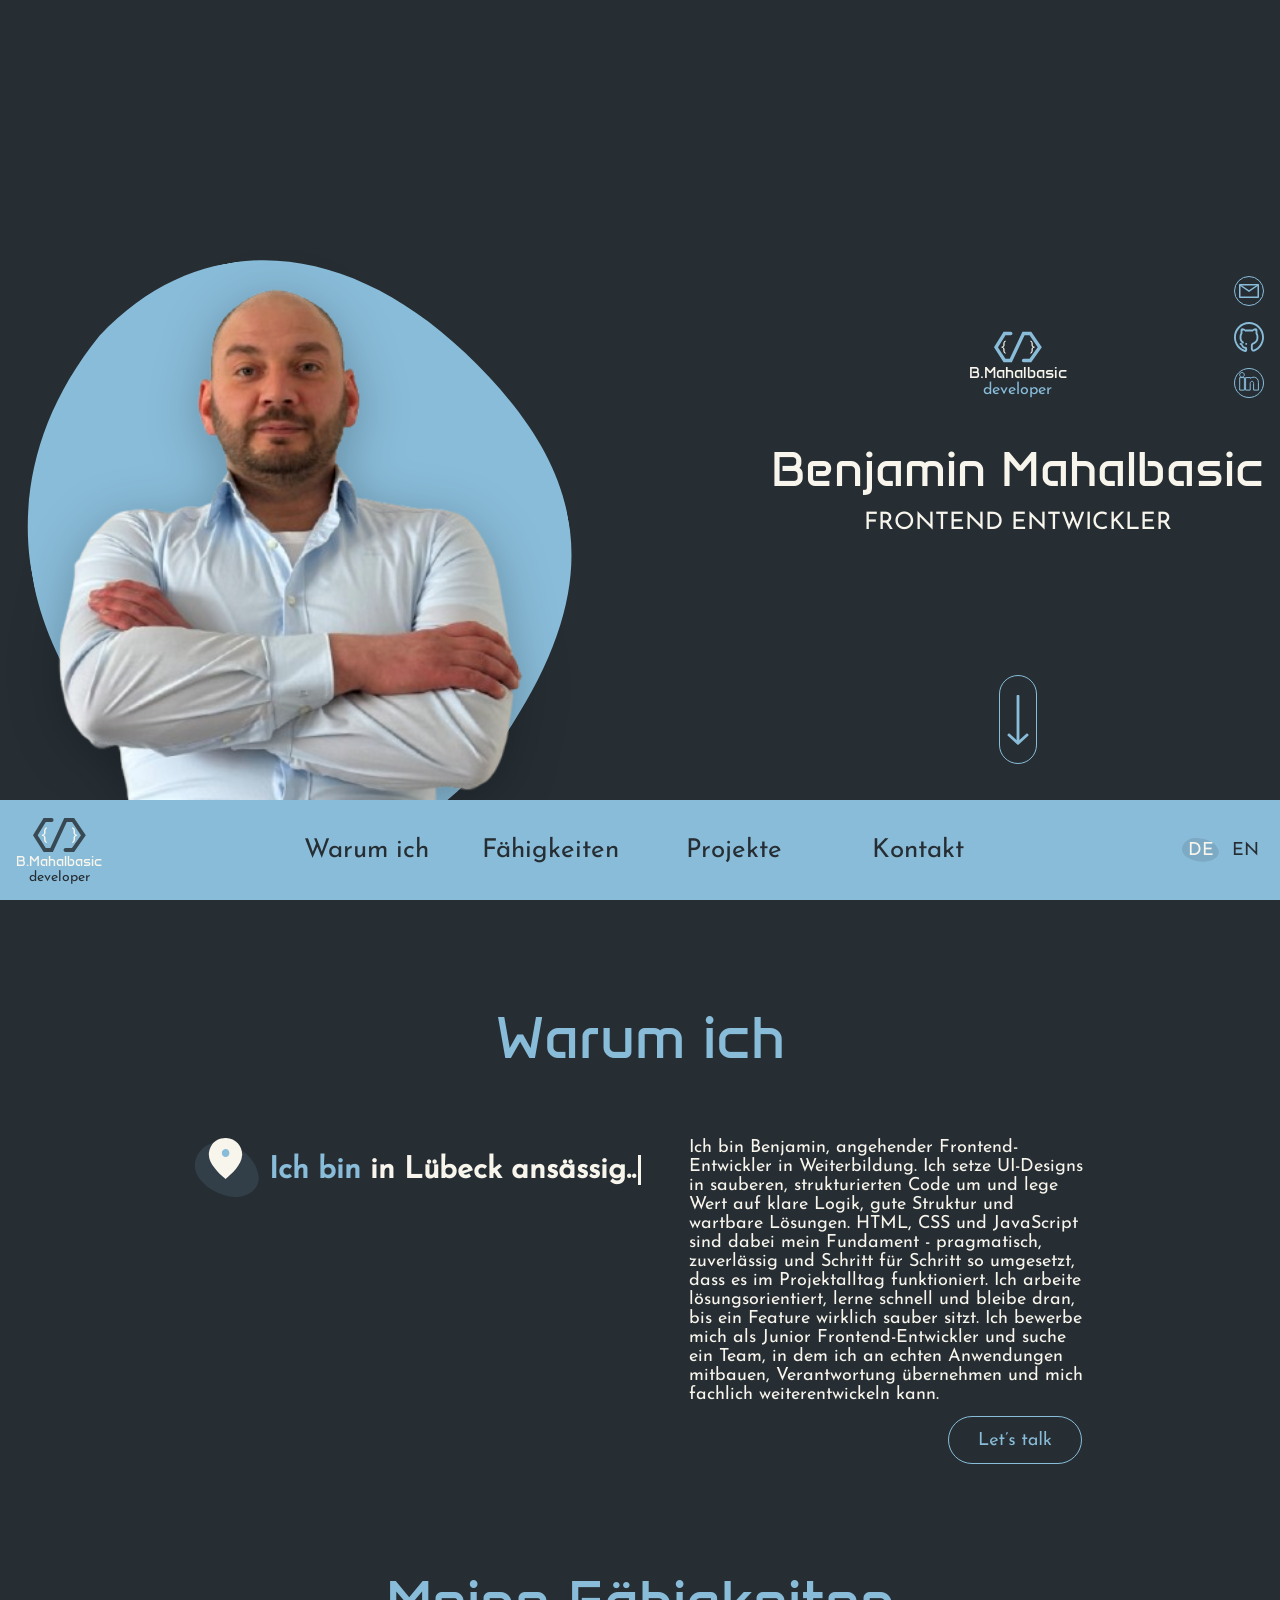
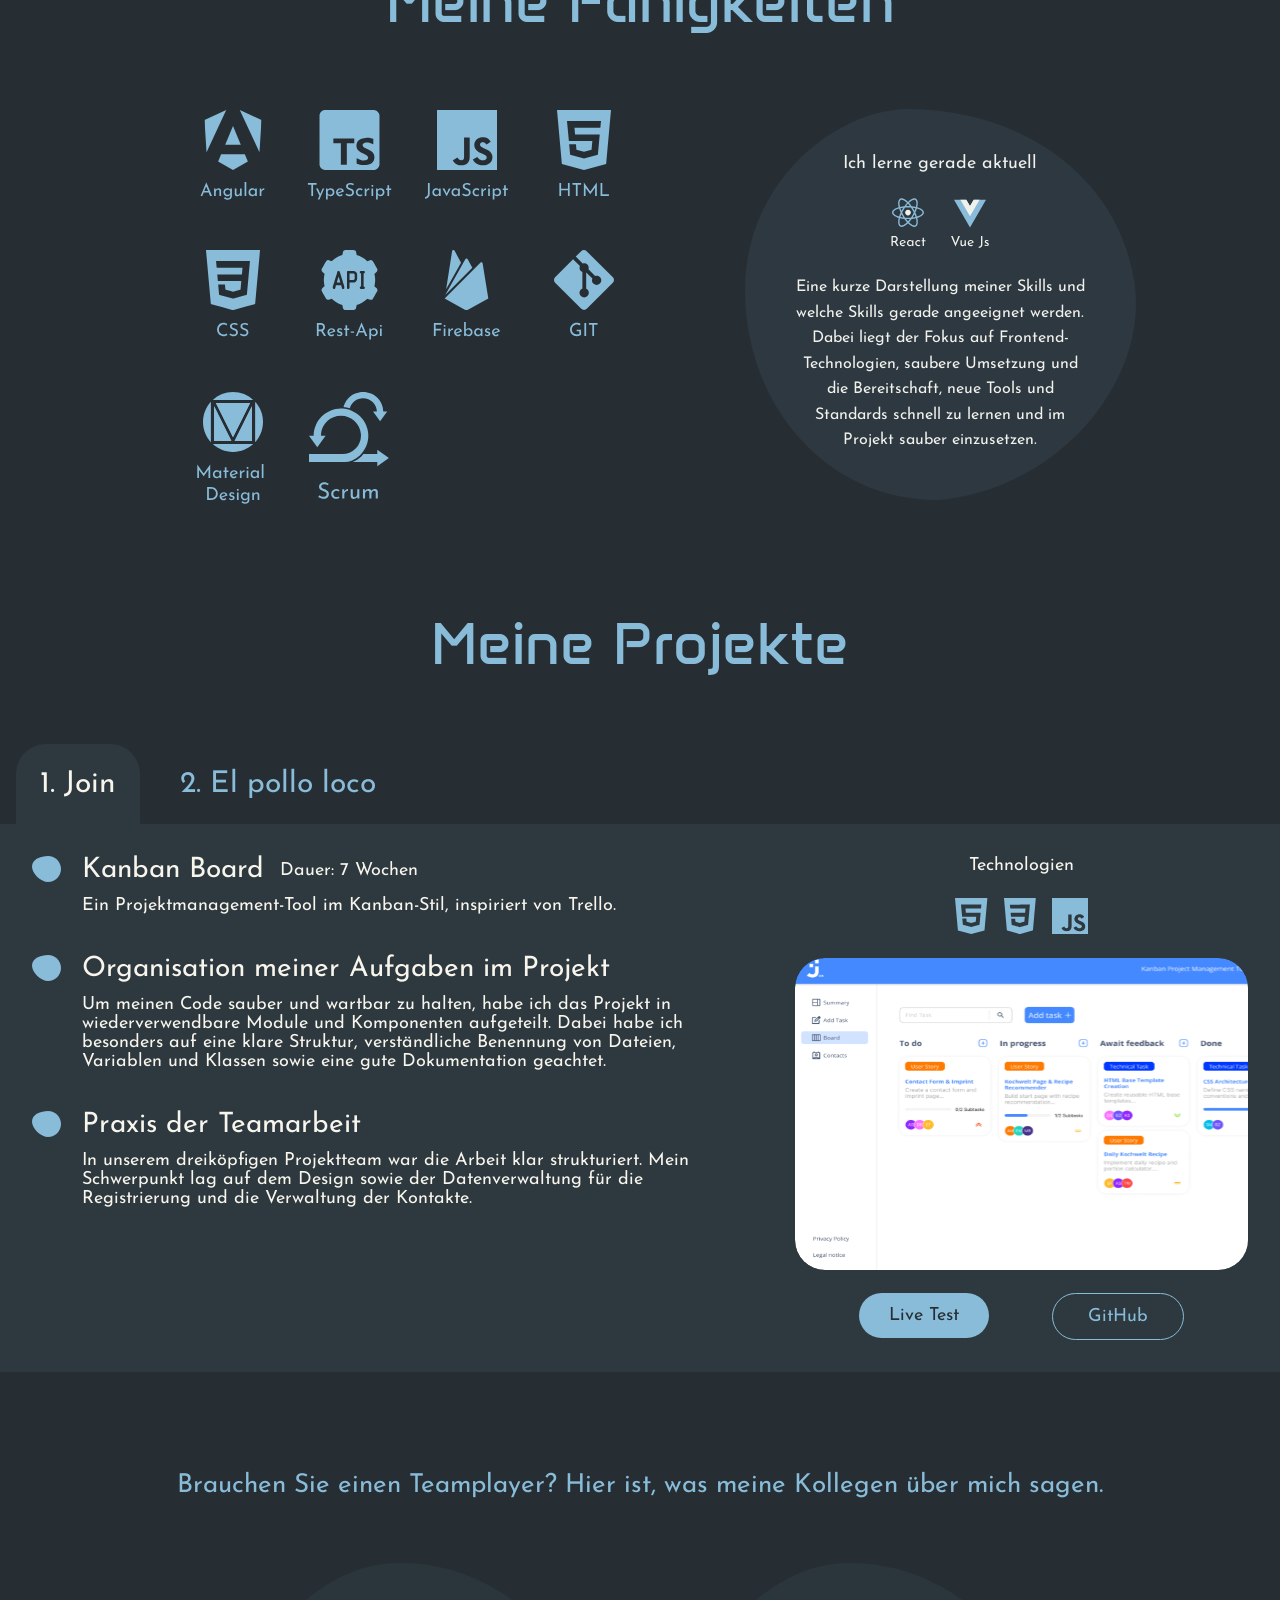
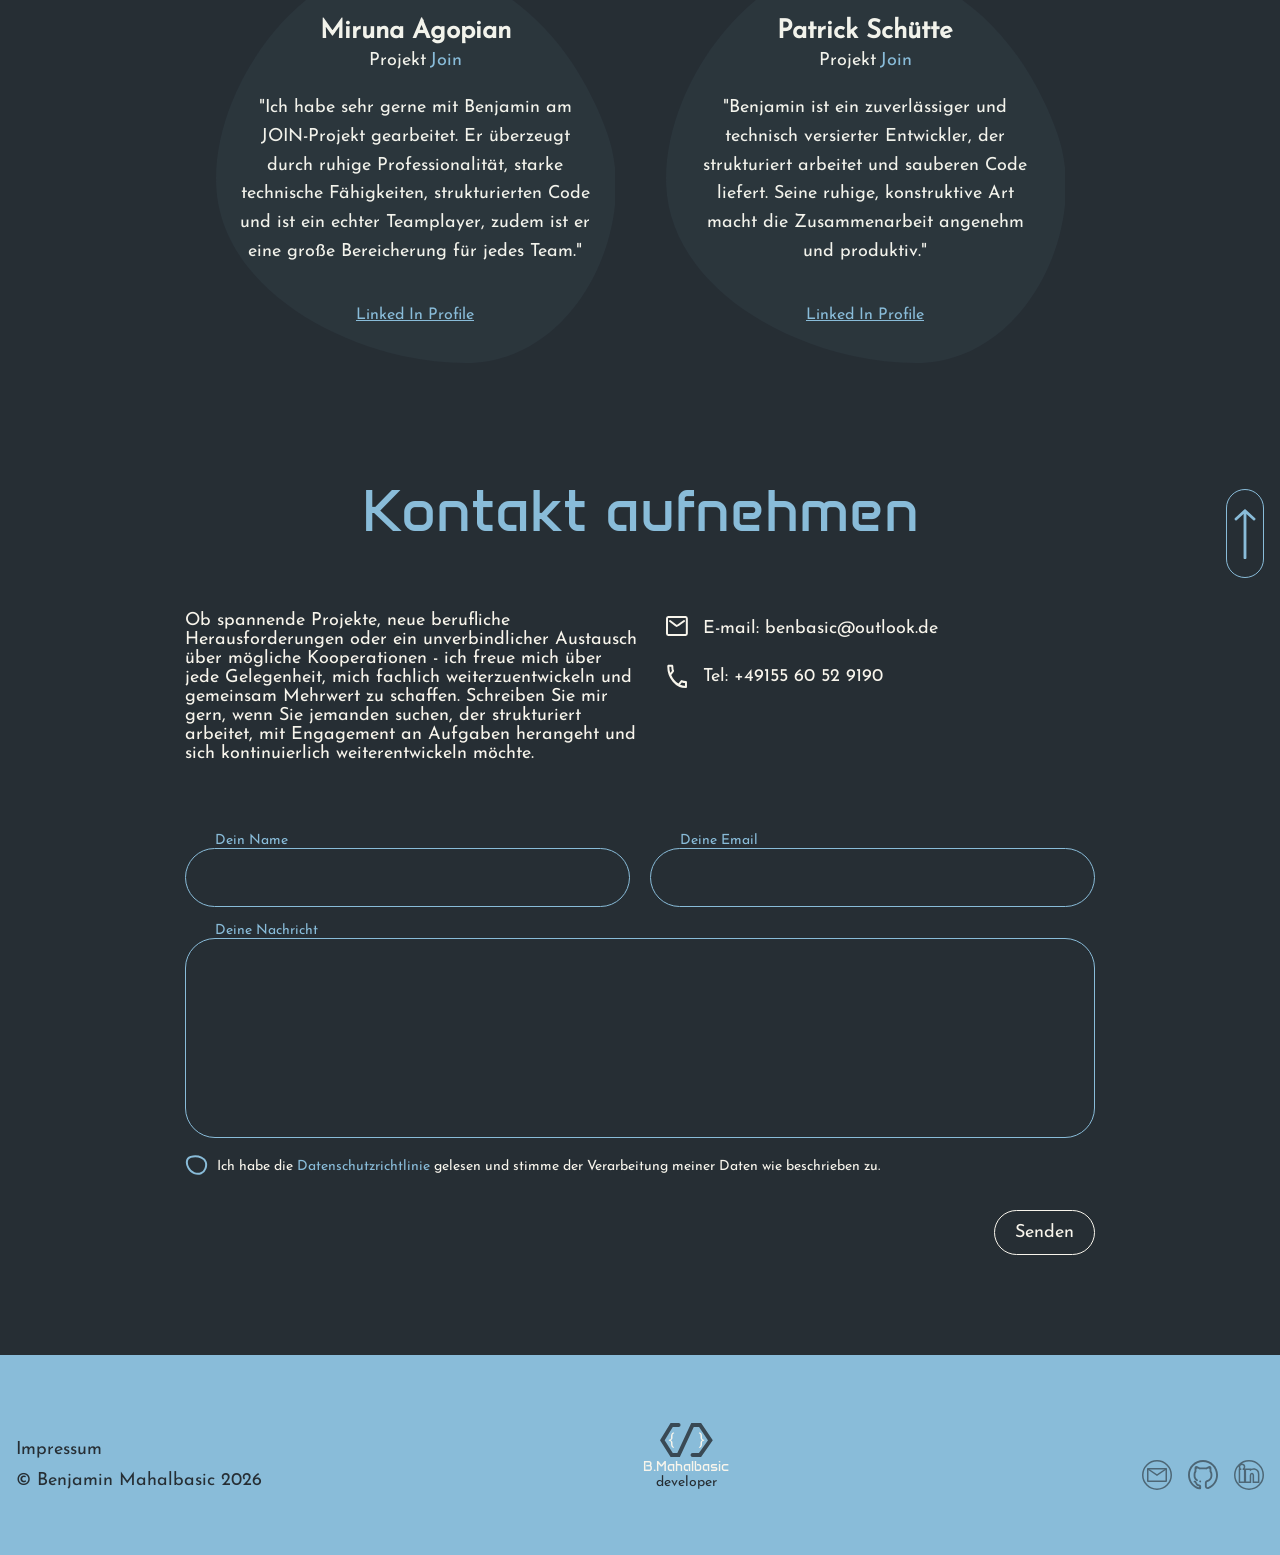
<file: index.html>
<!DOCTYPE html>
<html lang="de">
<head>
    <meta charset="UTF-8">
    <meta name="viewport" content="width=device-width, initial-scale=1.0">
    <title>Benjamin Mahalbasic</title>

    <link rel="shortcut icon" href="./assets/icons/Logo icon.svg" type="image/x-icon">
    <link rel="stylesheet" href="./styles/fonts.css">
    <link rel="stylesheet" href="./style.css">
    <link rel="stylesheet" href="./styles/nav.css">
    <link rel="stylesheet" href="./styles/presentation.css">
    <link rel="stylesheet" href="./styles/projects.css">
    <link rel="stylesheet" href="./styles/colleagues.css">
    <link rel="stylesheet" href="./styles/contact.css">
    <link rel="stylesheet" href="./styles/dialog.css">
    <script src="./scripts/dialog.js"></script>
    <script src="./scripts/projectsObj.js"></script>
    <script src="./scripts/templates.js"></script>
    <script src="./scripts/mobileTemplates.js"></script>
    <script src="./scripts/projects.js" defer></script>
    <script src="./scripts/contact.js"></script>
    <script src="./scripts/sendForm.js"></script>
    <script src="./scripts/errorLanguage.js"></script>
    <script src="./scripts/language.js"></script>
    <script src="./script.js"></script>
</head>
<body onload="init()" onclick="closeNavOverlay()">
    <main>
        <dialog id="form_dialog" class="form-dialog">
            <div class="dialog-container">
                <span id="dialog_message" class="dialog-message"></span>
            </div>
        </dialog>
        <header id="header_mobile" class="header-mobile">
            <div class="header-frame">
                <div class="logo-main-box">
                    <img class="main-logo" src="./assets/icons/mobile/logo_mobile.svg" alt="logo icon">
                    <span class="main-name">B.Mahalbasic</span>
                    <span class="job-name">developer</span>
                </div>
                <div class="burger-menu" onclick="toggleMobileNav(event)">
                    <img id="mobile_nav_btn" src="./assets/icons/mobile/burger_button.svg" alt="navbar button as burger icon">
                </div>
            </div>
        </header>
        <section id="hero_section" class="hero-section">
            <div class="hero-container">
                <div class="hero-content">
                    <div class="portrait-frame">
                        <img class="person-image" src="./assets/img/me_11.png" alt="picture of me">
                        <img class="portrait-bg-image" src="./assets/img/shape.svg">
                    </div>
                    <div class="portrait-frame-mobile">
                        <div class="portrait-mobile-container">
                            <img class="person-image-mobile" src="./assets/img/me_11.png" alt="picture of me">
                            <img class="portrait-bg-mobile" src="./assets/icons/mobile/shape_hero_mobile.svg" alt="background image as shape">
                            <div id="nav_mobile" class="nav-mobile-container invisible">
                                <div class="nav-mobile" onclick="stopEventBubbling(event)">
                                    <div class="mobile-link-container">
                                        <a id="link_why_me_mobile" class="mobile-link" href="#why_me_section" onclick="closeNavOverlay()">Warum ich</a>
                                        <a id="link_my_skills_mobile" class="mobile-link" href="#my_skills_section" onclick="closeNavOverlay()">Fähigkeiten</a>
                                        <a id="link_my_projects_mobile" class="mobile-link" href="#my_projects_section" onclick="closeNavOverlay()">Projekte</a>
                                        <a id="link_contact_me_mobile" class="mobile-link" href="#my_contact_section" onclick="closeNavOverlay()">Kontakt</a>
                                        <div class="mobile-language-container">
                                            <div id="german_mobile" class="mobile-language-box">
                                                <span id="german_span_mobile" class="mobile-language-span" onclick="loadLanguage('german', 'german_span')"
                                                onmouseover="onHoverLanguageDesign('german')" onmouseout="hoverOverLanguageDesign()">DE</span>
                                            </div>
                                            <div id="english_mobile" class="mobile-language-box">
                                                <span id="english_span_mobile" class="mobile-language-span" onclick="loadLanguage('english', 'english_span')"
                                                onmouseover="onHoverLanguageDesign('english')" onmouseout="hoverOverLanguageDesign()">EN</span>
                                            </div>
                                        </div>
                                    </div>
                                </div>
                            </div>
                        </div>
                    </div>
                    <div class="main-indication-container">
                        <div class="logo-container">
                            <div class="logo-main-frame">
                                <div class="logo-main-box" onmouseover="changeLogoBig()" onmouseout="changeLogoSmall()">
                                    <img id="main_logo" class="main-logo" src="./assets/icons/Logo icon.svg" alt="logo icon">
                                    <span class="main-name">B.Mahalbasic</span>
                                    <span class="job-name">developer</span>
                                </div>
                            </div>
                            <div class="main-link-frame">
                                <div class="main-link-container">
                                    <img id="mail_icon" class="link-icons" src="./assets/icons/Email button.svg" alt="e-mail button with letter icon"
                                     onmouseover="changeIcon('mail_icon', './assets/icons/mail hover.svg')" onmouseout="changeIcon('mail_icon', './assets/icons/Email button.svg')"
                                     onclick="scrollToSection('my_contact_section')">
                                    <img id="gitub_icon" class="link-icons" src="./assets/icons/Github button.svg" alt="github button with github icon"
                                     onmouseover="changeIcon('gitub_icon', './assets/icons/github hover.svg')" onmouseout="changeIcon('gitub_icon', './assets/icons/Github button.svg')"
                                     onclick="openWebsite('https://github.com/XbatzoX')">
                                    <img id="linkedin_icon" class="link-icons" src="./assets/icons/Linkedin button.svg" alt="linkedIn button with letter icon"
                                     onmouseover="changeIcon('linkedin_icon', './assets/icons/linkedin hover.svg')" onmouseout="changeIcon('linkedin_icon', './assets/icons/Linkedin button.svg')"
                                     onclick="openWebsite('https://www.linkedin.com/in/benjamin-mahalbasic/')">
                                </div>
                            </div>
                        </div>
                        <div class="person-description-container">
                            <span class="name-text">Benjamin Mahalbasic</span>
                            <span id="job_text" class="job-text"></span>
                        </div>
                        <div class="arrow-down-frame">
                            <div class="arrow-down-btn">
                                <img id="arrow_down_btn" src="./assets/icons/Arrow down.svg" alt="arrow down button with border"
                                 onmouseover="changeIcon('arrow_down_btn', './assets/icons/arrow down hover.svg')" onmouseout="changeIcon('arrow_down_btn', './assets/icons/Arrow down.svg')"
                                 onclick="scrollToSection('why_me_section')">
                            </div>
                        </div>
                    </div>
                </div>   
            </div>
        </section>
        <nav>
            <div class="nav-container">
                <div class="nav-logo" onclick="scrollToSection('hero_section')">
                    <img src="./assets/icons/Logo icon nav.svg" alt="main logo icon">
                    <span class="logo-nav-name">B.Mahalbasic</span>
                    <span class="logo-nav-text">developer</span>
                </div>
                <div class="nav-link-container">
                    <div id="why_me" class="link-bg">
                        <a id="link_why_me" class="nav-links" href="#why_me_section" onclick="onFocusDesign('why_me', 'link_why_me')"></a>
                    </div>
                    <div id="skills" class="link-bg">
                        <a id="link_skills" class="nav-links" href="#my_skills_section" onclick="onFocusDesign('skills', 'link_skills')"></a>
                    </div>
                    <div id="projects" class="link-bg">
                        <a id="link_projects" class="nav-links" href="#my_projects_section" onclick="onFocusDesign('projects', 'link_projects')"></a>
                    </div>
                    <div id="contact" class="link-bg">
                        <a id="link_contact" class="nav-links" href="#my_contact_section" onclick="onFocusDesign('contact', 'link_contact')"></a>
                    </div>
                </div>
                <div class="language-container">
                    <div id="german" class="language-bg">
                        <span id="german_span" class="language-box" onclick="loadLanguage('german', 'german_span')"
                        onmouseover="onHoverLanguageDesign('german')" onmouseout="hoverOverLanguageDesign()">DE</span>
                    </div>
                    <div id="english" class="language-bg">
                        <span id="english_span" class="language-box" onclick="loadLanguage('english', 'english_span')"
                        onmouseover="onHoverLanguageDesign('english')" onmouseout="hoverOverLanguageDesign()">EN</span>
                    </div>
                </div>
            </div>
        </nav>
        <section id="why_me_section" class="why-me-section animate-section">
            <div class="why-me-frame">
                <div class="why-me-container">
                    <span id="why_me_caption" class="main-line"></span>
                </div>
                <div class="description-container">
                    <div class="city-location-frame">
                        <div class="city-location-container">
                            <img id="location_img" src="./assets/icons/located_icon.svg" alt="location icon looks like a pin">
                            <img id="location_img_mobile" src="./assets/icons/mobile/pin_icon_mobile.svg" alt="location icon looks like a pin">
                            <span id="city_location_1" class="color-blue"></span>
                            <span id="city_location_2" class="color-cream"></span>
                            <div class="left-border"></div>
                        </div>
                    </div>
                    <div class="description-box">
                        <span id="description_text" class="description-text"></span>
                        <div class="lets-talk-ctrl-box">
                            <img id="lets_talk_btn" src="./assets/icons/Lets_talk_btn.svg" alt="image in form of a button"
                             onmouseover="changeIcon('lets_talk_btn', './assets/icons/Lets_talk_hover_btn.svg')" onmouseout="changeIcon('lets_talk_btn', 'assets/icons/Lets_talk_btn.svg')"
                             onclick="scrollToSection('my_contact_section')">
                        </div>
                    </div>
                </div>
            </div>
        </section>
        <section id="my_skills_section" class="my-skills-section animate-section">
            <div class="my-skills-frame">
                <div class="my-skills-container">
                    <span id="my_skills_caption" class="main-line"></span>
                </div>
                <div class="my-skills-content-container">
                    <div class="skill-icon-box">
                        <div class="icon-row">
                            <div class="icon-center">
                                <img src="./assets/icons/angular_skill_icon.svg" alt="Angular icon as skill info">
                            </div>
                            <div class="icon-center">
                                <img src="./assets/icons/typescript_skill_icon.svg" alt="TypeScript icon as skill info">
                            </div>
                            <div class="icon-center">
                                <img src="./assets/icons/javascript_skill_icon.svg" alt="JavaScript icon as skill info">
                            </div>
                            <div class="icon-center">
                                <img src="./assets/icons/html_skill_icon.svg" alt="HTML icon as skill info">
                            </div>
                        </div>
                        <div class="icon-row">
                            <div class="icon-center">
                                <img src="./assets/icons/css_skill_icon.svg" alt="CSS icon as skill info">
                            </div>
                            <div class="icon-center">
                                <img src="./assets/icons/api_skill_icon.svg" alt="REST-API icon as skill info">
                            </div>
                            <div class="icon-center">
                                <img src="./assets/icons/firebase_skill_icon.svg" alt="Firebase icon as skill info">
                            </div>
                            <div class="icon-center">
                                <img src="./assets/icons/git_skill_icon.svg" alt="Git icon as skill info">
                            </div>
                        </div>
                        <div class="icon-row">
                            <div class="icon-center">
                                <img src="./assets/icons/material_design_skill_icon.svg" alt="Material design icon as skill info">
                            </div>
                            <div class="icon-center">
                                <img src="./assets/icons/scrum_skill_icon.svg" alt="Scrum icon as skill info">
                            </div>
                        </div>
                        <div class="icon-row-mobile">
                            <div class="icon-center">
                                <img src="./assets/icons/mobile/angular_icon_mobile.svg" alt="angular icon as skill info">
                            </div>
                            <div class="icon-center">
                                <img src="./assets/icons/mobile/typescript_icon_mobile.svg" alt="typescript icon as skill info">
                            </div>
                            <div class="icon-center">
                                <img src="./assets/icons/mobile/javascript_icon_mobile.svg" alt="javascript icon as skill info">
                            </div>
                            <div class="icon-center">
                                <img src="./assets/icons/mobile/html_icon_mobile.svg" alt="html icon as skill info">
                            </div>
                        </div>
                        <div class="icon-row-mobile">
                            <div class="icon-center">
                                <img src="./assets/icons/mobile/css_icon_mobile.svg" alt="css icon as skill info">
                            </div>
                            <div class="icon-center">
                                <img src="./assets/icons/mobile/api_icon_mobile.svg" alt="api icon as skill info">
                            </div>
                            <div class="icon-center">
                                <img src="./assets/icons/mobile/firebase_icon_monile.svg" alt="firebase icon as skill info">
                            </div>
                            <div class="icon-center">
                                <img src="./assets/icons/mobile/git_icon_mobile.svg" alt="git icon as skill info">
                            </div>
                        </div>
                        <div class="icon-row-mobile">
                            <div class="icon-center-box">
                                <div class="icon-center">
                                    <img src="./assets/icons/mobile/material_design_mobile.svg" alt="material design icon as skill info">
                                </div>
                                <div class="icon-center">
                                    <img src="./assets/icons/mobile/scrum_icon_mobile.svg" alt="scrum icon as skill info">
                                </div>
                            </div>
                        </div>
                    </div>
                    <div class="actual-learning-box">
                        <span id="actual_learning_id" class="description-text"></span>
                        <div class="actual-learning-icon-box">
                            <img src="./assets/icons/react_icon_learning.svg" alt="React icon as actual learning skill">
                            <img src="./assets/icons/vue_icon_learning.svg" alt="Vue.js icon as actual learning skill">
                        </div>
                        <span id="actual_learning_text" class="learning-text"></span>
                        <div id="learning_bg" class="learning-bg" onmouseover="changeBackgroundImage('learning_bg', 'learning-bg', 'learning-bg-hover')"
                         onmouseout="changeBackgroundImage('learning_bg', 'learning-bg-hover', 'learning-bg')"></div>
                    </div>
                    <div class="actual-learning-box-mobile">
                        <span id="mobile_learning_id" class="mobile-learning-info"></span>
                        <div class="mobile-learning-content-box">
                            <span id="actual_text_mobile"> </span>
                            <div class="mobile-icon-box">
                                <div class="mobile-icon-line">
                                    <img src="./assets/icons/mobile/vue_icon_mobile.svg" alt="vue js icon as actual learning info">
                                    <img src="./assets/icons/mobile/react_icon_mobile.svg" alt="react icon as actual learning info">
                                </div>
                                <div class="mobile-shape-bg"></div>
                            </div>
                        </div>
                    </div>
                    <div class="contact-button-container">
                        <div class="mobile-btn" onclick="scrollToSection('my_contact_section')">
                            <span class="mobile-btn-span">Let's talk</span>
                        </div>
                    </div>
                </div>
            </div>
        </section>
        <section id="my_projects_section" class="my-projects-section animate-section">
            <div class="my-projects-frame">
                <div class="my-projects-container">
                    <span id="my_projects_caption" class="main-line"></span>
                </div>
                <div class="projects-content-frame">
                    <div class="projects-content-container">
                        <div class="tab-navigation-box">
                            <div class="tab-span-container">
                                <span id="project_0" class="tab-span" onclick="activateNavigationTab(id, 'project_content')">1. Join</span>
                            </div>
                            <div class="tab-span-container">
                                <span id="project_1" class="tab-span" onclick="activateNavigationTab(id, 'project_content')">2. El pollo loco</span>
                            </div>
                            <div class="tab-span-container">
                                <span id="project_2" class="tab-span" onclick="activateNavigationTab(id, 'project_content')"></span>
                            </div>
                        </div>
                        <div class="project-content-frame">
                            <div id="project_content" class="project-content-box"></div>
                        </div>
                    </div>
                    <div class="projects-mobile-container">
                        <div class="tab-navbox-mobile">
                            <div class="mobile-tab">
                                <span id="mobile_project_0" class="mobile-tab-span" onclick="activateMobileNavigationTab(id, 'mobile_project_content')"></span>
                            </div>
                            <div class="mobile-tab">
                                <span id="mobile_project_1" class="mobile-tab-span" onclick="activateMobileNavigationTab(id, 'mobile_project_content')"></span>
                            </div>
                            <div class="mobile-tab">
                                <span id="mobile_project_2" class="mobile-tab-span" onclick="activateMobileNavigationTab(id, 'mobile_project_content')"></span>
                            </div>
                        </div>
                        <div id="mobile_content_frame" class="mobile-content-frame">
                            <div id="mobile_project_content" class="mobile-content-box"></div>
                        </div>
                    </div>
                </div>
            </div>
        </section>
        <section id="my_colleagues_section" class="my-colleagues-section animate-section">
            <div class="my-colleagues-frame">
                <div class="caption-container">
                    <span id="caption_comments" class="caption-colleagues"></span>
                    <span id="comments_mobile_caption" class="comments-mobile-caption"></span>
                    <span id="comments_mobile_span" class="comments-mobile-span"></span>
                </div>
                <div class="comment-container">
                    <div class="comment-box" onmouseover="changeBackgroundImage('comment_bg_0', 'comment-bg', 'comment-bg-hover')"
                     onmouseout="changeBackgroundImage('comment_bg_0', 'comment-bg-hover', 'comment-bg')">
                        <div class="comment-person-box">
                            <span class="comment-name">Miruna Agopian</span>
                            <div class="comment-project-container">
                                <span id="project1_span" class="comment-description"></span>
                                <span class="comment-project">Join</span>
                            </div>
                        </div>
                        <span id="comment_1" class="comment-text"></span>
                        <a class="comments-linkedIn-link" href="https://www.linkedin.com/in/miruna-agopian-824320333/" target="_blank">Linked In Profile</a>
                        <div id="comment_bg_0" class="comment-bg"></div>
                    </div>
                    <div class="comment-box" onmouseover="changeBackgroundImage('comment_bg_1', 'comment-bg', 'comment-bg-hover')"
                     onmouseout="changeBackgroundImage('comment_bg_1', 'comment-bg-hover', 'comment-bg')">
                        <div class="comment-person-box">
                            <span class="comment-name">Patrick Schütte</span>
                            <div class="comment-project-container">
                                <span id="project2_span" class="comment-description"></span>
                                <span class="comment-project">Join</span>
                            </div>
                        </div>
                        <span id="comment_2" class="comment-text"></span>
                        <a class="comments-linkedIn-link" href="https://www.linkedin.com/in/patrickschuette/" target="_blank">Linked In Profile</a>
                        <div id="comment_bg_1" class="comment-bg"></div>
                    </div>
                    <div id="future_comment" class="comment-box" onmouseover="changeBackgroundImage('comment_bg_2', 'comment-bg', 'comment-bg-hover')"
                     onmouseout="changeBackgroundImage('comment_bg_2', 'comment-bg-hover', 'comment-bg')">
                        <div class="comment-person-box">
                            <span class="comment-name"></span>
                            <div class="comment-project-container">
                                <span id="project3_span" class="comment-description"></span>
                                <span class="comment-project"></span>
                            </div>
                        </div>
                        <span id="comment_3" class="comment-text"></span>
                        <a class="comments-linkedIn-link" href="https://www.linkedin.com/in/patrickschuette/" target="_blank"></a>
                        <div id="comment_bg_2" class="comment-bg"></div>
                    </div>
                </div>
            </div>
        </section>
        <section id="my_contact_section" class="my-contact-section animate-section">
            <div class="my-contact-frame">
                <div class="my-contact-caption">
                    <span id="contact_caption" class="main-line"></span>
                    <img id="arrow_up_btn" class="arrow-up" src="./assets/icons/arrow_up.svg" alt="arrow up button"
                    onmouseover="changeIcon('arrow_up_btn', 'assets/icons/arrow_up_hover.svg')" onmouseout="changeIcon('arrow_up_btn', 'assets/icons/arrow_up.svg')"
                    onclick="scrollToSection('hero_section')">
                </div>
                <div class="my-contact-box">
                    <div class="personal-info-container">
                        <span id="work_mobile" class="work-together"></span>
                        <span id="contact_info" class="info-description"></span>
                        <div class="contact-link-box">
                            <a class="contact-link" href="mailto:#">
                                <div class="mail-link-box" onmouseover="changeIcon('mail_link_icon', 'assets/icons/mail_icon_hover.svg')" onmouseout="changeIcon('mail_link_icon', 'assets/icons/mail_icon.svg')">
                                    <img id="mail_link_icon" src="./assets/icons/mail_icon.svg" alt="mail icon as letter">
                                    <span class="mail-text">E-mail: benbasic@outlook.de</span>
                                </div>
                            </a>
                            <a class="contact-link" href="tel:+4915560529190">
                                <div class="mail-link-box" onmouseover="changeIcon('phone_link_icon', 'assets/icons/phone_icon_hover.svg')" onmouseout="changeIcon('phone_link_icon', 'assets/icons/phone_icon.svg')">
                                    <img id="phone_link_icon" src="./assets/icons/phone_icon.svg" alt="phone icon">
                                    <span>Tel: +49155 60 52 9190</span>
                                </div>
                            </a>
                        </div>
                    </div>
                    <form class="contact-form" onsubmit="sendMessage(); return false" autocomplete="off">
                        <div class="person-data-container">
                            <div id="name_input_box" class="input-container input-height">
                                <span id="input_name_title" class="input-info-text"></span>
                                <input id="input_name" type="text" required class="bg-input" onfocus="setContentNameOnFocus(false)" 
                                onblur="checkContentOfName()" maxlength="20">
                            </div>
                            <div id="mail_input_box" class="input-container input-height">
                                <span id="input_mail_title" class="input-info-text"></span>
                                <input id="input_mail" type="text" required class="bg-input" onfocus="setContentMailOnFocus(false)" onblur="checkMailInput()"
                                 autocomplete="new-password" maxlength="20">
                            </div>
                        </div>
                        <div id="message_input_box" class="input-container">
                            <span id="input_message_title" class="input-info-text"></span>
                            <textarea id="input_message" class="bg-input-message" onfocus="setContentMessageOnFocus(false)" 
                            onblur="checkContentOfMessage()" maxlength="400"></textarea>
                        </div>
                        <div id="privacy_container" class="privacy-container privacy-height">
                            <div class="privacy-box">
                                <img id="privacy_btn" src="./assets/icons/privacy_checkbox.svg" alt="checkbox icon as shape" onmouseover="changePrivacyIcon('privacy_btn', 'assets/icons/privacy_checkbox_hover.svg')"
                                onmouseout="changePrivacyIcon('privacy_btn', 'assets/icons/privacy_checkbox.svg')" onclick="toggleButtonPrivacyPolicy()">
                                <span id="privacy_policy_span" class="privacy-text"></span>
                            </div>
                            <div class="error-text-box">
                                <span id="privacy_error_text" class="privacy-error-text invisible"></span>
                            </div>
                        </div>
                        <div class="submit-container">
                            <button id="submit_btn" class="btn-disabled" disabled>Send</button>
                        </div>
                    </form>
                </div>
            </div>
            <div class="arrow-up-mobile-container">
                <img id="arrow_up_btn_mobile" src="./assets/icons/mobile/arrow_up_mobile.svg" alt="arrow up button to hero section"
                onmouseover="changeIcon('arrow_up_btn_mobile', 'assets/icons/mobile/arrow_up_active_mobile.svg')" onmouseout="changeIcon('arrow_up_btn_mobile', 'assets/icons/mobile/arrow_up_mobile.svg')"
                onclick="scrollToSection('header_mobile')">
            </div>
        </section>
    </main>
    <footer>
        <div class="footer-frame">
            <div class="footer-container">
                <div class="footer-left-side">
                    <div class="footer-link-container">
                        <a id="impressum_link" class="impressum-link" href="./html/imprint.html"></a>
                    </div>
                    <span>&copy; Benjamin Mahalbasic 2026</span>
                </div>
                <div class="footer-logo" onclick="scrollToSection('hero_section')">
                    <img src="./assets/icons/Logo icon nav.svg" alt="main logo icon">
                    <span class="logo-nav-name">B.Mahalbasic</span>
                    <span class="logo-nav-text">developer</span>
                </div>
                <div class="footer-right-side">
                    <img id="mail_footer" src="./assets/icons/mail_icon_footer.svg" alt="mail link bitton as letter icon"
                    onmouseover="changeIcon('mail_footer', 'assets/icons/mail_icon_footer_hover.svg')" onmouseout="changeIcon('mail_footer', 'assets/icons/mail_icon_footer.svg')"
                    onclick="scrollToSection('my_contact_section')">
                    <img id="github_footer" src="./assets/icons/github_icon_footer.svg" alt="github icon as link button"
                    onmouseover="changeIcon('github_footer', 'assets/icons/github_icon_footer_hover.svg')" onmouseout="changeIcon('github_footer', 'assets/icons/github_icon_footer.svg')"
                    onclick="openWebsite('https://github.com/XbatzoX')">
                    <img id="linkedin_footer" src="./assets/icons/linkedin_icon_footer.svg" alt="linkedIn icon as link button"
                    onmouseover="changeIcon('linkedin_footer', 'assets/icons/linkedin_icon_footer_hover.svg')" onmouseout="changeIcon('linkedin_footer', 'assets/icons/linkedin_icon_footer.svg')"
                    onclick="openWebsite('https://www.linkedin.com/in/benjamin-mahalbasic/')">
                </div>
            </div>
            <div class="footer-container-mobile">
                <div class="footer-logo" onclick="scrollToSection('header_mobile')">
                    <img src="./assets/icons/Logo icon nav.svg" alt="main logo icon">
                    <span class="logo-nav-name">B.Mahalbasic</span>
                    <span class="logo-nav-text">developer</span>
                </div>
                <div class="footer-ctrl-mobile">
                    <img id="github_footer_mobile" class="footer-icon-mobile" src="./assets/icons/mobile/footer_github_mobile.svg" alt="github icon as link button"
                    onclick="githubFooterAction()">
                    <img id="mail_footer_mobile" class="footer-icon-mobile" src="./assets/icons/mobile/footer_mail_mobile.svg" alt="mail link bitton as letter icon"
                    onclick="scrollToSection('my_contact_section')">
                    <img id="linkedin_footer_mobile" class="footer-icon-mobile" src="./assets/icons/mobile/footer_linkedin_mobile.svg" alt="linkedIn icon as link button"
                    onclick="openWebsite('https://www.linkedin.com/in/benjamin-mahalbasic/')">
                </div>
                <div class="footer-description-mobile">
                    <a id="impressum_link_mobile" class="impressum-link" href="./html/imprint.html"></a>
                    <span class="copyright-span">&copy; Benjamin Mahalbasic 2026</span>
                </div>
            </div>
        </div>
    </footer>
</body>
</html>
</file>
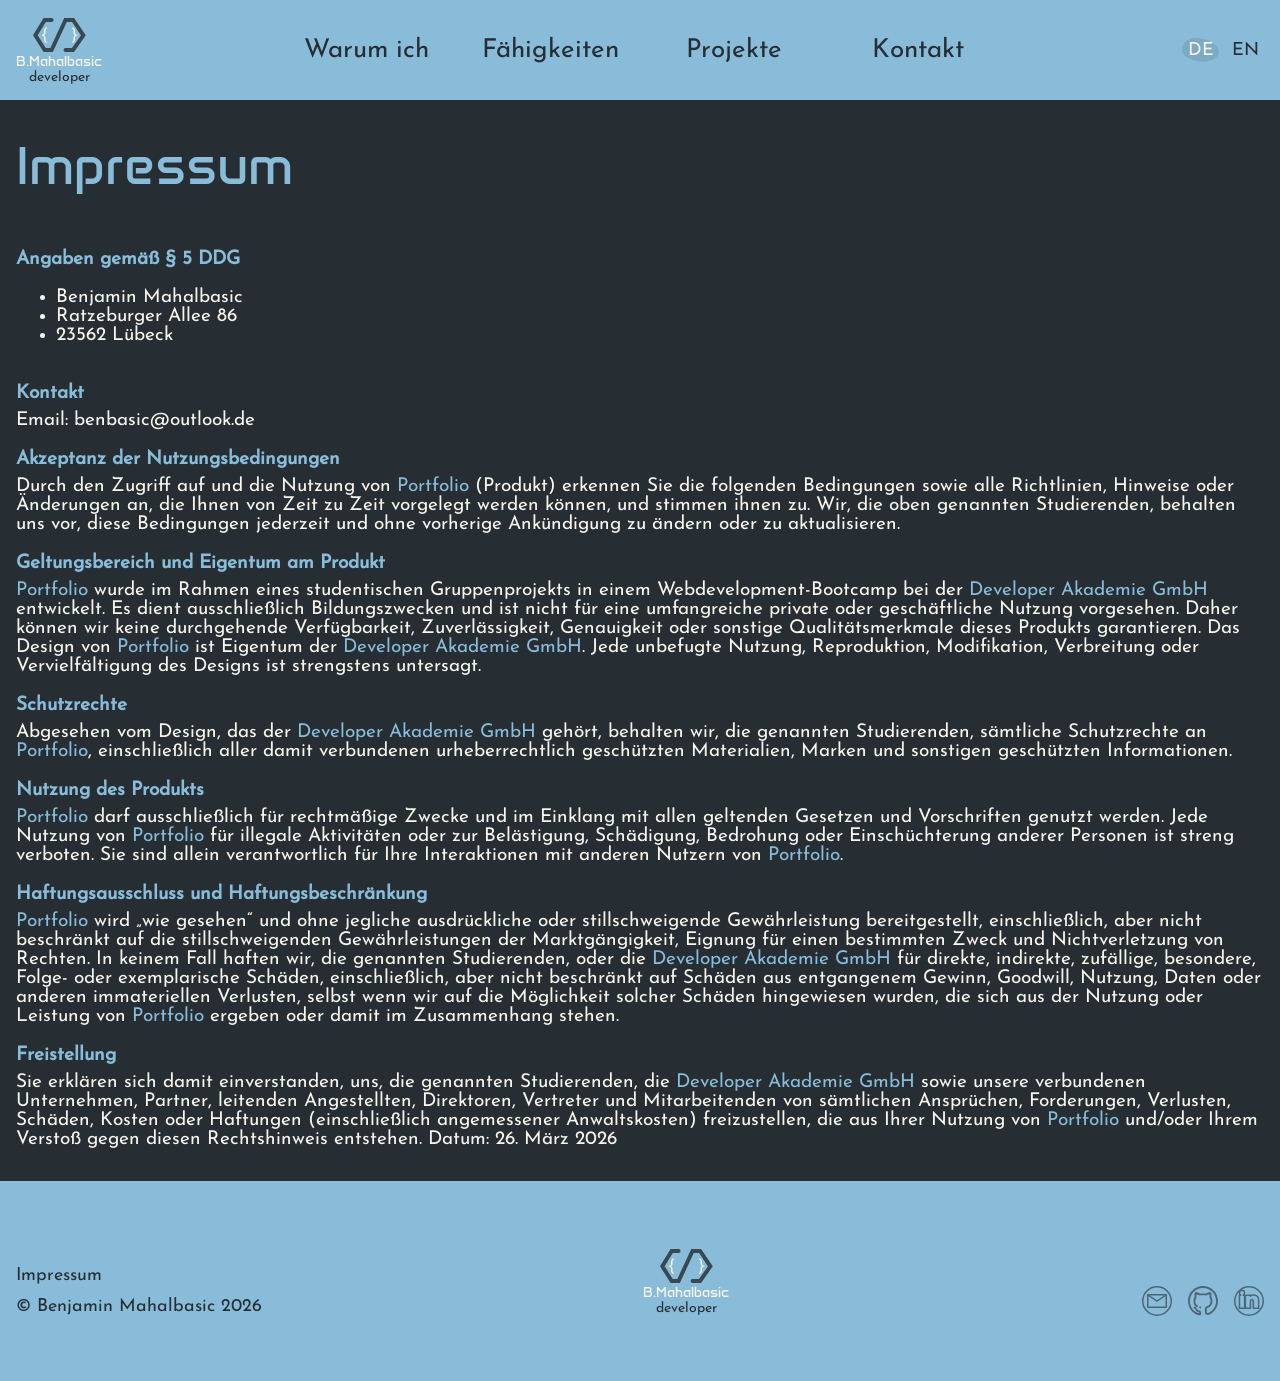
<file: html/imprint.html>
<!DOCTYPE html>
<html lang="de">
<head>
    <meta charset="UTF-8">
    <meta name="viewport" content="width=device-width, initial-scale=1.0">
    <title>Legal notice</title>

    <link rel="shortcut icon" href="../assets/icons/Logo icon.svg" type="image/x-icon">
    <link rel="stylesheet" href="../styles/fonts.css">
    <link rel="stylesheet" href="../style.css">
    <link rel="stylesheet" href="../styles/nav.css">
    <link rel="stylesheet" href="../styles/imprint.css">
    <script src="../scripts/imprintObj.js"></script>
    <script src="../scripts/projectsObj.js"></script>
    <script src="../scripts/language.js"></script>
    <script src="../scripts/contact.js"></script>
    <script src="../scripts/imprint.js"></script>
    <script src="../script.js"></script> 
</head>
<body onload="initImprint()" onclick="closeNavOverlayImprint()">
    <header>
        <nav id="imprint_nav">
            <div class="nav-container">
                <div class="nav-logo" onclick="goToHeroPage()">
                    <img src="../assets/icons/Logo icon nav.svg" alt="main logo icon">
                    <span class="logo-nav-name">B.Mahalbasic</span>
                    <span class="logo-nav-text">developer</span>
                </div>
                <div class="nav-link-container">
                    <div id="why_me" class="link-bg">
                        <a id="link_why_me" class="nav-links" href="../index.html#why_me_section" onclick="onFocusDesign('why_me', 'link_why_me')">Warum ich</a>
                    </div>
                    <div id="skills" class="link-bg">
                        <a id="link_skills" class="nav-links" href="../index.html#my_skills_section" onclick="onFocusDesign('skills', 'link_skills')">Fähigkeiten</a>
                    </div>
                    <div id="projects" class="link-bg">
                        <a id="link_projects" class="nav-links" href="../index.html#my_projects_section" onclick="onFocusDesign('projects', 'link_projects')">Projekte</a>
                    </div>
                    <div id="contact" class="link-bg">
                        <a id="link_contact" class="nav-links" href="../index.html#my_contact_section" onclick="onFocusDesign('contact', 'link_contact')">Kontakt</a>
                    </div>
                </div>
                <div class="language-container">
                    <div id="german" class="language-bg">
                        <span id="german_span" class="language-box" onclick="loadImprintLanguage('german', 'german_span')"
                        onmouseover="onHoverLanguageDesign('german')" onmouseout="hoverOverLanguageDesign()">DE</span>
                    </div>
                    <div id="english" class="language-bg">
                        <span id="english_span" class="language-box" onclick="loadImprintLanguage('english', 'english_span')"
                        onmouseover="onHoverLanguageDesign('english')" onmouseout="hoverOverLanguageDesign()">EN</span>
                    </div>
                </div>
            </div>
        </nav>
        <div id="header_mobile" class="header-mobile">
            <div class="header-frame">
                <div class="logo-main-box">
                    <img class="main-logo" src="../assets/icons/mobile/logo_mobile.svg" alt="logo icon">
                    <span class="main-name">B.Mahalbasic</span>
                    <span class="job-name">developer</span>
                </div>
                <div class="burger-menu" onclick="toggleMobileNavImprint(event)">
                    <img id="mobile_nav_btn" src="../assets/icons/mobile/burger_button.svg" alt="navbar button as burger icon">
                </div>
            </div>
        </div>
    </header>
    <main>
        <div class="mobile-nav-imprint">
            <div id="nav_mobile" class="nav-mobile-container invisible">
                <div class="nav-mobile" onclick="stopEventBubbling(event)">
                    <div class="mobile-link-container">
                        <a id="link_why_me_mobile" class="mobile-link" href="../index.html#why_me_section"></a>
                        <a id="link_my_skills_mobile" class="mobile-link" href="../index.html#my_skills_section"></a>
                        <a id="link_my_projects_mobile" class="mobile-link" href="../index.html#my_projects_section"></a>
                        <a id="link_contact_me_mobile" class="mobile-link" href="../index.html#my_contact_section"></a>
                        <div class="mobile-language-container">
                            <div id="german_mobile" class="mobile-language-box">
                                <span id="german_span_mobile" class="mobile-language-span" onclick="loadImprintLanguage('german', 'german_span')"
                                onmouseover="onHoverLanguageDesign('german')" onmouseout="hoverOverLanguageDesign()">DE</span>
                            </div>
                            <div id="english_mobile" class="mobile-language-box">
                                <span id="english_span_mobile" class="mobile-language-span" onclick="loadImprintLanguage('english', 'english_span')"
                                onmouseover="onHoverLanguageDesign('english')" onmouseout="hoverOverLanguageDesign()">EN</span>
                            </div>
                        </div>
                    </div>
                </div>
            </div>
        </div>
        <div class="imprint-frame">
            <div class="imprint-container">
                <div class="arrow-left-frame">
                    <div class="arrow-left-btn" onclick="goToHeroPage()">
                        <img src="../assets/icons/mobile/arrow_left_mobile.svg" alt="go to hero page as arrow left button">
                    </div>
                </div>
                <span id="imprint_caption" class="imprint-caption"></span>
                <div class="imprint-list-container">
                    <span id="list_caption" class="imprint-line"></span>
                    <ul class="imprint-list">
                        <li>Benjamin Mahalbasic</li>
                        <li>Ratzeburger Allee 86</li>
                        <li>23562 Lübeck</li>
                    </ul>
                </div>
                <div class="content-box">
                    <span id="contact_span" class="imprint-line"></span>
                    <span class="imprint-content">Email: benbasic@outlook.de</span>
                </div>
                <div class="content-box">
                    <span id="terms_span" class="imprint-line"></span>
                    <span id="terms_content" class="imprint-content"></span>
                </div>
                <div class="content-box">
                    <span id="scope_span" class="imprint-line"></span>
                    <span id="scope_content" class="imprint-content"></span>
                </div>
                <div class="content-box">
                    <span id="rights_span" class="imprint-line"></span>
                    <span id="rights_content" class="imprint-content"></span>
                </div>
                <div class="content-box">
                    <span id="use_span" class="imprint-line"></span>
                    <span id="use_content" class="imprint-content"></span>
                </div>
                <div class="content-box">
                    <span id="disclaim_span" class="imprint-line"></span>
                    <span id="disclaim_content" class="imprint-content"></span>
                </div>
                <div class="content-box">
                    <span id="indemnity_span" class="imprint-line"></span>
                    <span id="indemnity_content" class="imprint-content"></span>
                </div>
            </div>
        </div>
    </main>
    <footer>
        <div class="footer-frame">
            <div id="footer_container" class="footer-container">
                <div class="footer-left-side">
                    <div class="footer-link-container">
                        <a id="impressum_link" class="impressum-link" href="#" onclick="scrollToTop()"></a>
                    </div>
                    <span>&copy; Benjamin Mahalbasic 2026</span>
                </div>
                <div class="footer-logo" onclick="scrollToTop()">
                    <img src="../assets/icons/Logo icon nav.svg" alt="main logo icon">
                    <span class="logo-nav-name">B.Mahalbasic</span>
                    <span class="logo-nav-text">developer</span>
                </div>
                <div class="footer-right-side">
                    <img id="mail_footer" src="../assets/icons/mail_icon_footer.svg" alt="mail link bitton as letter icon"
                    onmouseover="changeIcon('mail_footer', '../assets/icons/mail_icon_footer_hover.svg')" onmouseout="changeIcon('mail_footer', '../assets/icons/mail_icon_footer.svg')"
                    onclick="goToContactSection()">
                    <img id="github_footer" src="../assets/icons/github_icon_footer.svg" alt="github icon as link button"
                    onmouseover="changeIcon('github_footer', '../assets/icons/github_icon_footer_hover.svg')" onmouseout="changeIcon('github_footer', '../assets/icons/github_icon_footer.svg')"
                    onclick="openWebsite('https://github.com/XbatzoX')">
                    <img id="linkedin_footer" src="../assets/icons/linkedin_icon_footer.svg" alt="linkedIn icon as link button"
                    onmouseover="changeIcon('linkedin_footer', '../assets/icons/linkedin_icon_footer_hover.svg')" onmouseout="changeIcon('linkedin_footer', '../assets/icons/linkedin_icon_footer.svg')"
                    onclick="openWebsite('https://www.linkedin.com/in/benjamin-mahalbasic/')">
                </div>
            </div>
            <div class="footer-container-mobile">
                <div class="footer-logo" onclick="scrollToTop()">
                    <img src="../assets/icons/Logo icon nav.svg" alt="main logo icon">
                    <span class="logo-nav-name">B.Mahalbasic</span>
                    <span class="logo-nav-text">developer</span>
                </div>
                <div class="footer-ctrl-mobile">
                    <img id="github_footer_mobile" class="footer-icon-mobile" src="../assets/icons/mobile/footer_github_mobile.svg" alt="github icon as link button"
                    onclick="githubImprintFooterAction()">
                    <img id="mail_footer_mobile" class="footer-icon-mobile" src="../assets/icons/mobile/footer_mail_mobile.svg" alt="mail link bitton as letter icon"
                    onclick="goToContactSection()">
                    <img id="linkedin_footer_mobile" class="footer-icon-mobile" src="../assets/icons/mobile/footer_linkedin_mobile.svg" alt="linkedIn icon as link button"
                    onclick="openWebsite('https://www.linkedin.com/in/benjamin-mahalbasic/')">
                </div>
                <div class="footer-description-mobile">
                    <a id="impressum_link_mobile" class="impressum-link" href="#" onclick="scrollToTop()"></a>
                    <span class="copyright-span">&copy; Benjamin Mahalbasic 2026</span>
                </div>
            </div>
        </div>
    </footer>
</body>
</html>
</file>
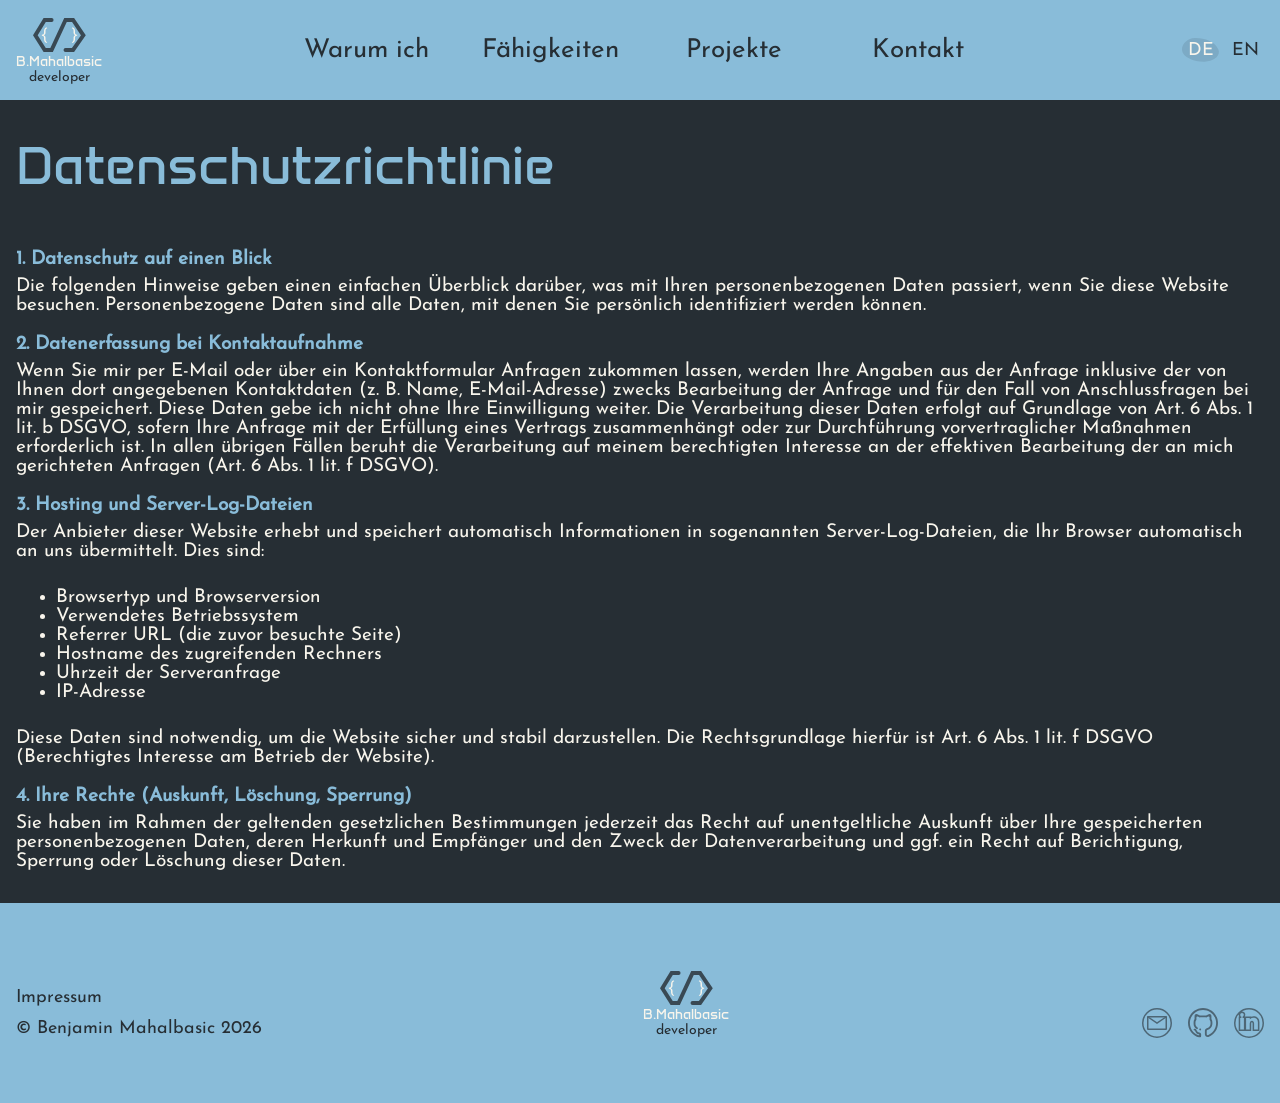
<file: html/privacy_policy.html>
<!DOCTYPE html>
<html lang="de">
<head>
    <meta charset="UTF-8">
    <meta name="viewport" content="width=device-width, initial-scale=1.0">
    <title>Privacy policy</title>

    <link rel="shortcut icon" href="../assets/icons/Logo icon.svg" type="image/x-icon">
    <link rel="stylesheet" href="../styles/fonts.css">
    <link rel="stylesheet" href="../style.css">
    <link rel="stylesheet" href="../styles/nav.css">
    <link rel="stylesheet" href="../styles/imprint.css">
    <script src="../scripts/policyObj.js"></script>
    <script src="../scripts/projectsObj.js"></script>
    <script src="../scripts/language.js"></script>
    <script src="../scripts/contact.js"></script>
    <script src="../scripts/imprint.js"></script>
    <script src="../scripts/policy.js"></script>
    <script src="../script.js"></script> 
</head>
<body onload="initPolicy()" onclick="closeNavOverlayImprint()">
    <header>
        <nav id="imprint_nav">
            <div class="nav-container">
                <div class="nav-logo" onclick="goToHeroPage()">
                    <img src="../assets/icons/Logo icon nav.svg" alt="main logo icon">
                    <span class="logo-nav-name">B.Mahalbasic</span>
                    <span class="logo-nav-text">developer</span>
                </div>
                <div class="nav-link-container">
                    <div id="why_me" class="link-bg">
                        <a id="link_why_me" class="nav-links" href="../index.html#why_me_section" onclick="onFocusDesign('why_me', 'link_why_me')">Warum ich</a>
                    </div>
                    <div id="skills" class="link-bg">
                        <a id="link_skills" class="nav-links" href="../index.html#my_skills_section" onclick="onFocusDesign('skills', 'link_skills')">Fähigkeiten</a>
                    </div>
                    <div id="projects" class="link-bg">
                        <a id="link_projects" class="nav-links" href="../index.html#my_projects_section" onclick="onFocusDesign('projects', 'link_projects')">Projekte</a>
                    </div>
                    <div id="contact" class="link-bg">
                        <a id="link_contact" class="nav-links" href="../index.html#my_contact_section" onclick="onFocusDesign('contact', 'link_contact')">Kontakt</a>
                    </div>
                </div>
                <div class="language-container">
                    <div id="german" class="language-bg">
                        <span id="german_span" class="language-box" onclick="loadPolicyLanguage('german', 'german_span')"
                        onmouseover="onHoverLanguageDesign('german')" onmouseout="hoverOverLanguageDesign()">DE</span>
                    </div>
                    <div id="english" class="language-bg">
                        <span id="english_span" class="language-box" onclick="loadPolicyLanguage('english', 'english_span')"
                        onmouseover="onHoverLanguageDesign('english')" onmouseout="hoverOverLanguageDesign()">EN</span>
                    </div>
                </div>
            </div>
        </nav>
        <div id="header_mobile" class="header-mobile">
            <div class="header-frame">
                <div class="logo-main-box">
                    <img class="main-logo" src="../assets/icons/mobile/logo_mobile.svg" alt="logo icon">
                    <span class="main-name">B.Mahalbasic</span>
                    <span class="job-name">developer</span>
                </div>
                <div class="burger-menu" onclick="toggleMobileNavImprint(event)">
                    <img id="mobile_nav_btn" src="../assets/icons/mobile/burger_button.svg" alt="navbar button as burger icon">
                </div>
            </div>
        </div>
    </header>
    <main>
        <div class="mobile-nav-imprint">
            <div id="nav_mobile" class="nav-mobile-container invisible">
                <div class="nav-mobile" onclick="stopEventBubbling(event)">
                    <div class="mobile-link-container">
                        <a id="link_why_me_mobile" class="mobile-link" href="../index.html#why_me_section"></a>
                        <a id="link_my_skills_mobile" class="mobile-link" href="../index.html#my_skills_section"></a>
                        <a id="link_my_projects_mobile" class="mobile-link" href="../index.html#my_projects_section"></a>
                        <a id="link_contact_me_mobile" class="mobile-link" href="../index.html#my_contact_section"></a>
                        <div class="mobile-language-container">
                            <div id="german_mobile" class="mobile-language-box">
                                <span id="german_span_mobile" class="mobile-language-span" onclick="loadPolicyLanguage('german', 'german_span')"
                                onmouseover="onHoverLanguageDesign('german')" onmouseout="hoverOverLanguageDesign()">DE</span>
                            </div>
                            <div id="english_mobile" class="mobile-language-box">
                                <span id="english_span_mobile" class="mobile-language-span" onclick="loadPolicyLanguage('english', 'english_span')"
                                onmouseover="onHoverLanguageDesign('english')" onmouseout="hoverOverLanguageDesign()">EN</span>
                            </div>
                        </div>
                    </div>
                </div>
            </div>
        </div>
        <div class="imprint-frame">
            <div class="imprint-container">
                <div class="arrow-left-frame">
                    <div class="arrow-left-btn" onclick="goToHeroPage()">
                        <img src="../assets/icons/mobile/arrow_left_mobile.svg" alt="go to hero page as arrow left button">
                    </div>
                </div>
                <span id="policy_caption" class="imprint-caption"></span>
                <div class="content-box">
                    <span id="glance_span" class="imprint-line"></span>
                    <span id="glance_content" class="imprint-content"></span>
                </div>
                <div class="content-box">
                    <span id="collection_span" class="imprint-line"></span>
                    <span id="collection_content" class="imprint-content"></span>
                </div>
                <div class="content-box">
                    <span id="hosting_span" class="imprint-line"></span>
                    <span id="hosting_content" class="imprint-content"></span>
                    <ul class="imprint-list">
                        <li id="li_1"></li>
                        <li id="li_2"></li>
                        <li id="li_3"></li>
                        <li id="li_4"></li>
                        <li id="li_5"></li>
                        <li id="li_6"></li>
                    </ul>
                    <span id="hosting_content_end" class="imprint-content"></span>
                </div>
                <div class="content-box">
                    <span id="policyRights_span" class="imprint-line"></span>
                    <span id="policyRights_content" class="imprint-content"></span>
                </div>
            </div>
        </div>
    </main>
    <footer>
        <div class="footer-frame">
            <div id="footer_container" class="footer-container">
                <div class="footer-left-side">
                    <div class="footer-link-container">
                        <a id="impressum_link" class="impressum-link" href="./imprint.html"></a>
                    </div>
                    <span>&copy; Benjamin Mahalbasic 2026</span>
                </div>
                <div class="footer-logo" onclick="scrollToTop()">
                    <img src="../assets/icons/Logo icon nav.svg" alt="main logo icon">
                    <span class="logo-nav-name">B.Mahalbasic</span>
                    <span class="logo-nav-text">developer</span>
                </div>
                <div class="footer-right-side">
                    <img id="mail_footer" src="../assets/icons/mail_icon_footer.svg" alt="mail link bitton as letter icon"
                    onmouseover="changeIcon('mail_footer', '../assets/icons/mail_icon_footer_hover.svg')" onmouseout="changeIcon('mail_footer', '../assets/icons/mail_icon_footer.svg')"
                    onclick="goToContactSection()">
                    <img id="github_footer" src="../assets/icons/github_icon_footer.svg" alt="github icon as link button"
                    onmouseover="changeIcon('github_footer', '../assets/icons/github_icon_footer_hover.svg')" onmouseout="changeIcon('github_footer', '../assets/icons/github_icon_footer.svg')"
                    onclick="openWebsite('https://github.com/XbatzoX')">
                    <img id="linkedin_footer" src="../assets/icons/linkedin_icon_footer.svg" alt="linkedIn icon as link button"
                    onmouseover="changeIcon('linkedin_footer', '../assets/icons/linkedin_icon_footer_hover.svg')" onmouseout="changeIcon('linkedin_footer', '../assets/icons/linkedin_icon_footer.svg')"
                    onclick="openWebsite('https://www.linkedin.com/in/benjamin-mahalbasic/')">
                </div>
            </div>
            <div class="footer-container-mobile">
                <div class="footer-logo" onclick="scrollToTop()">
                    <img src="../assets/icons/Logo icon nav.svg" alt="main logo icon">
                    <span class="logo-nav-name">B.Mahalbasic</span>
                    <span class="logo-nav-text">developer</span>
                </div>
                <div class="footer-ctrl-mobile">
                    <img id="github_footer_mobile" class="footer-icon-mobile" src="../assets/icons/mobile/footer_github_mobile.svg" alt="github icon as link button"
                    onclick="githubImprintFooterAction()">
                    <img id="mail_footer_mobile" class="footer-icon-mobile" src="../assets/icons/mobile/footer_mail_mobile.svg" alt="mail link bitton as letter icon"
                    onclick="goToContactSection()">
                    <img id="linkedin_footer_mobile" class="footer-icon-mobile" src="../assets/icons/mobile/footer_linkedin_mobile.svg" alt="linkedIn icon as link button"
                    onclick="openWebsite('https://www.linkedin.com/in/benjamin-mahalbasic/')">
                </div>
                <div class="footer-description-mobile">
                    <a id="impressum_link_mobile" class="impressum-link" href="./imprint.html"></a>
                    <span class="copyright-span">&copy; Benjamin Mahalbasic 2026</span>
                </div>
            </div>
        </div>
    </footer>
</body>
</html>
</file>
<file: styles/fonts.css>
@font-face {
    font-family: 'MyAnta';
    src: url('../assets/fonts/Anta/Anta-Regular.ttf') format('truetype');
    font-weight: normal;
    font-style: normal;
}

@font-face {
    font-family: 'MyJosefin';
    src: url('../assets/fonts/Josefin_Sans/JosefinSans-VariableFont_wght.ttf') format('truetype');
    font-weight: normal;
    font-style: normal;
}
</file>
<file: style.css>
html{
    scroll-behavior: smooth;
}

body{
    box-sizing: border-box;
    margin: 0;
    background-color: #262E34;
}

.hero-section{
    height: calc(100vh - 100px);
    max-width: 1920px;
    margin: 0 auto;
}

.hero-container{
    height: 100%;
    display: flex;
    flex-direction: column;
    justify-content: end;
}

.hero-content{
    height: 100%;
    display: flex;
    justify-content: space-between;
    align-items: center;
}

.portrait-frame{
    position: relative;
    height: 100%;
    width: 50%;
    padding-left: 32px;
}

.portrait-bg-image{
    position: absolute;
    bottom: -6%;
    width: 90%;
    transform: rotate(-10deg);
    opacity: 1;
    z-index: 1;
}

.person-image{
   position: absolute;
   bottom: 0%;
   left: 50%;
   transform: translateX(-55%);
   filter: drop-shadow(0 10px 25px rgba(0,0,0,0.25));
   width: 100%;
   z-index: 2;
}

.person-image:hover + .portrait-bg-image{
    transform: rotate(0deg);
    opacity: 0.9;
}

.main-indication-container{
    display: flex;
    flex-direction: column;
    gap: 40px;
    padding-right: 0px;
}

.logo-main-box{
    display: flex;
    flex-direction: column;
    justify-content: center;
    align-items: center;
}

.main-logo{
    width: 52px;
    height: 32px;
}

.main-name{
    font-family: 'MyAnta';
    font-size: 16px;
    color: #F8F5EC;
    font-weight: 400;
}

.job-name{
    font-family: 'MyJosefin';
    font-size: 16px;
    font-weight: 300;
    color: #89BCD9;
}

.main-link-container{
    display: flex;
    flex-direction: column;
    gap: 16px;
}

.link-icons{
    width: 30px;
    height: 30px;
}

.link-icons:hover{
    cursor: pointer;
}

.logo-container{
    position: relative;
}

.logo-main-frame{
    display: flex;
    justify-content: center;
}

.main-link-frame{
    position: absolute;
    right: 0px;
    bottom: 0;
}

.person-description-container{
    display: flex;
    flex-direction: column;
    gap: 12px;
    justify-content: center;
    align-items: center;
}

.name-text{
    font-family: 'MyAnta';
    font-size: 80px;
    color: #F8F5EC;
    font-weight: 400;
    white-space: nowrap;
}

.job-text{
    font-family: 'MyJosefin';
    font-size: 40px;
    color: #F8F5EC;
    font-weight: 400;
}

.arrow-down-frame{
    display: flex;
    justify-content: center;
}

.arrow-down-btn{
    padding-top: 150px;
    padding-bottom: 32px;
}

#arrow_down_btn{
    cursor: pointer;
}

footer{
    height: 200px;
    width: 100%;
    background-color: #89BCD9;
    font-family: 'MyJosefin';
    font-size: 18px;
    font-weight: 400;
    color: #262E34;
    display: flex;
    align-items: center;
}

.footer-frame{
    width: 100%;
    max-width: 1920px;
    margin: 0 auto;
    padding: 0 16px;
}

.footer-container{
    width: 100%;
    display: flex;
    flex-direction: row;
    justify-content: space-between;
    align-items: end;
}

.footer-logo{
    display: flex;
    flex-direction: column;
    align-items: center;
    padding-right: 32px;
}

.footer-logo:hover{
    cursor: pointer;
}

.footer-left-side{
    display: flex;
    flex-direction: column;
    gap: 12px;
}

.footer-link-container{
    display: flex;
    justify-content: start;
}

.impressum-link{
    text-decoration: none;
    color: #262E34;
}

.impressum-link:hover{
    cursor: pointer;
    color: #F8F5EC;
}

.footer-right-side{
    display: flex;
    gap: 16px;
}

.footer-right-side img{
    height: 30px;
    width: 30px;
}

.footer-right-side img:hover{
    cursor: pointer;
}

.portrait-frame-mobile{
    display: none;
}

.header-mobile{
    display: none;
}

.header-frame{
    padding: 16px;
    display: flex;
    justify-content: space-between;
    align-items: center;
}

.portrait-mobile-container{
    height: 370px;
    position: relative;
}

.person-image-mobile{
    height: 350px;
    width: auto;
    position: absolute;
    bottom: 0;
    left: 50%;
    transform: translateX(-50%);
    z-index: 2;
}

.portrait-bg-mobile{
    height: 250px;
    width: auto;
    position: absolute;
    bottom: 0%;
    left: 50%;
    transform: translateX(-50%);
    z-index: 1;
}

.burger-menu:hover{
    cursor: pointer;
}

.nav-mobile{
    background-image: url(./assets/icons/mobile/shape_overlay_mobile.svg);
    height: 300px;
    width: 280px;
    background-repeat: no-repeat;  
    background-size: contain;
    position: absolute;
    bottom: -10%;
    left: 50%;
    transform: translateX(-50%);
    z-index: 3;  
    display: flex;
    justify-content: center;
    align-items: center;
}

.footer-container-mobile{
    display: none;
}

.footer-description-mobile{
    display: flex;
    gap: 16px;
}

.copyright-span{
    font-size: 14px;
}

.policy-link{
    text-decoration: none;
    font-size: 14px;
    font-weight: 400;
    color: #89BCD9;
}

.policy-link:hover{
    cursor: pointer;
    font-weight: 700;
}

.animate-section {
  opacity: 0;
  transform: scale(0.98);
  transition: opacity 0.6s ease, transform 0.6s ease;
}

.animate-section.show {
  opacity: 1;
  transform: scale(1);
  animation: pulseIn 0.8s ease-out;
}

@keyframes pulseIn {
  0% {
    transform: scale(0.98);
  }
  50% {
    transform: scale(0.95);
  }
  100% {
    transform: scale(1);
  }
}

@media(max-width:1920px){
    .main-indication-container{
        padding-right: 16px;
    }
}

@media(max-width:1550px){
    .hero-content{
        align-items: end;
    }
}

@media(max-width:1400px){
    .name-text{
        font-size: 50px;
    }

    .job-text{
        font-size: 24px;
    }
}

@media(max-height:1025px){
    .person-image{
        width: 90%;
        transform: translateX(-58%);
    }

    .portrait-bg-image{
        width: 80%;
    }

    .hero-content{
        align-items: end;
    }

    .arrow-down-btn{
        padding-top: 100px;
    }
}

@media(max-width:1000px){
    .hero-section{
        height: unset;
        padding: 0 16px;
    }

    .hero-container{
        height: unset;
    }

    .hero-content{
        flex-direction: column;
        justify-content: center;
        align-items: center;
        gap: 32px;
    }

    .portrait-frame{
        display: none;
    }

    .portrait-frame-mobile{
        display: block;
        width: 100%;
    }

    .logo-container{
        display: none;
    }

    .name-text{
        font-size: 48px;
    }

    .arrow-down-btn{
        padding-top: 0px;
        padding-bottom: 0px;
    }

    .header-mobile{
        display: block;
    }

    .main-name{
        font-size: 14px;
    }

    .job-name{
        font-size: 14px;
    }

    .main-indication-container{
        padding-right: 0;
    }

    footer{
        height: auto;
    }

    .footer-container{
        display: none;
    }

    .footer-container-mobile{
        display: flex;
        flex-direction: column;
        justify-content: center;
        align-items: center;
        gap: 32px;
        padding: 32px;
    }

    .footer-logo{
        padding-right: 0;
    }

    .footer-ctrl-mobile{
        display: flex;
        gap: 24px;
    }

    .footer-icon-mobile{
        cursor: pointer;
    }

    .impressum-link{
        font-size: 14px;
    }
}

@media(max-width:550px){
    .name-text{
        white-space: unset;
        text-align: center;
    }

    .job-text{
        font-size: 18px;
    }

    .main-indication-container{
        padding-right: 0px;
        /* align-items: center; */
    }
}

@media(max-width:400px){
    .footer-description-mobile{
        flex-direction: column;
        align-items: center;
    }
}
</file>
<file: styles/nav.css>
nav{
    height: 100px;
    background-color: #89BCD9;
    display: flex;
    align-items: center;
    position: sticky;
    top: 0;
    z-index: 1000;
}

.nav-container{
    width: 100%;
    display: flex;
    justify-content: space-between;
    align-items: center;
    padding: 0 16px;
    max-width: 1920px;
    margin: 0 auto;
}

.nav-link-container{
    display: flex;
    gap: 100px;
}

.nav-logo{
    display: flex;
    flex-direction: column;
    align-items: center;
}

.nav-logo:hover{
    cursor: pointer;
}

.logo-nav-name{
    font-family: 'MyAnta';
    font-weight: 400;
    font-size: 14px;
    color: #F8F5EC;
}

.logo-nav-text{
    font-family: 'MyJosefin';
    font-size: 14px;
    font-weight: 300;
    color: #262E34;
}

.nav-links{
    font-family: 'MyJosefin';
    color: #262E34;
    font-size: 26px;
    font-weight: 500;
    text-decoration: none;
    white-space: nowrap;
}

.nav-links:hover{
    cursor: pointer;
    color: #F8F5EC;
}

.visible{
    display: block;
}

.invisible{
    display: none;
}

.link-bg{
    width: 84px;
    display: flex;
    justify-content: center;
    align-items: center;   
}

.ellipse{
    background-image: url('../assets/icons/Ellipse\ 24.svg');
    width: 84px;
    height: 56px;
    background-repeat: no-repeat;  
    background-size: cover;  
}

.language-container{
    display: flex;
    gap: 8px;
}

.language-bg{
    width: 37px;
    display: flex;
    justify-content: center;
    align-items: center;
}

.ellipse-language{
    background-image: url('../assets/icons/Ellipse\ language.svg');
    width: 37px;
    height: 24px;
    background-repeat: no-repeat;
    background-size: cover;
}

.language-box{
    font-family: 'MyJosefin';
    font-size: 18px;
    font-weight: 400;
    color: #262E34;
}

.language-box:hover{
    cursor: pointer;
}

.mobile-link-container{
    display: flex;
    flex-direction: column;
    align-items: center;
    justify-content: center;
    gap: 24px;
}

.mobile-language-container{
    height: 28px;
    display: flex;
    gap: 4px;
}

.mobile-link{
    cursor: pointer;
    text-decoration: none;
    font-family: 'MyJosefin';
    font-size: 22px;
    font-weight: 400;
    color: #262E34;
}

.mobile-link:active{
    font-size: 20px;
    color: #F8F5EC;
}

.mobile-language-box{
    width: 40px;
    display: flex;
    justify-content: center;
    align-items: center;
}

.mobile-language-span{
    cursor: pointer;
    font-family: 'MyJosefin';
    font-size: 18px;
    font-weight: 400;
    color: #262E34;
}

@media(max-width:1000px){
    nav{
        display: none;
    }
}
</file>
<file: styles/presentation.css>
.why-me-section, .my-skills-section{
    font-family: 'MyJosefin';
    padding-top: 100px;
    width: 100%;
    display: flex;
    justify-content: center;
}

.why-me-frame{
    width: 900px;
    display: flex;
    flex-direction: column;
    gap: 64px;
}

.why-me-container{
    display: flex;
    justify-content: center;
}

.main-line{
    font-family: 'MyAnta';
    font-size: 60px;
    font-weight: 400;
    color: #89BCD9;
}

.description-container{
    display: flex;
    gap: 48px;
}

.city-location-container{
    display: flex;
    align-items: center;
    font-size: 30px;
    font-weight: 700;
}

.color-blue{
    padding-left: 4px;
    color: #89BCD9;
    white-space: nowrap;
}

.color-cream{
    color: #F8F5EC;
    white-space: nowrap;
}

.left-border{
    width: 3px;
    height: 30px;
    background-color: #F8F5EC;
    margin-left: 2px;
}

.description-box{
    display: flex;
    flex-direction: column;
    gap: 12px;
}

.description-text{
    font-size: 18px;
    font-weight: 400;
    color: #F8F5EC;
}

.lets-talk-ctrl-box{
    display: flex;
    justify-content: end;
    padding-right: 8px;
}

#lets_talk_btn:hover{
    cursor: pointer;
}

.my-skills-frame{
    width: 900px;
    display: flex;
    flex-direction: column;
    align-items: center;
    gap: 64px;
}

.my-skills-content-container{
    width: 100%;
    display: flex;
    justify-content: space-between;
}

.skill-icon-box{
    display: flex;
    flex-direction: column;
    gap: 40px;
}

.icon-center{
    width: 85px;
    display: flex;
    justify-content: center;
}

.icon-row{
    display: flex;
    gap: 32px;
}

.actual-learning-box{
    position: relative;
    display: flex;
    flex-direction: column;
    align-items: center;
    justify-content: center;
    gap: 24px;
}

.actual-learning-icon-box{
    display: flex;
    gap: 24px;
}

.learning-bg{
    position: absolute;
    background-image: url('../assets/img/shape_learning.svg');
    width: 391px;
    height: 391px;
    background-repeat: no-repeat;  
    background-size: cover;  
}

.learning-bg-hover{
    position: absolute;
    background-image: url('../assets/img/shape_learning_hover.svg');
    width: 480px;
    height: 480px;
    background-repeat: no-repeat;  
    background-size: cover;  
}

.learning-text{
    color: #F8F5EC;
    display: block;
    max-width: 300px;
    line-height: 1.6;
    text-align: center;

}

#location_img_mobile{
    display: none;
}

.icon-row-mobile{
    display: none;
}

.icon-center-box{
    display: flex;
    gap: 24px;
}

.actual-learning-box-mobile{
    display: none;
}

.mobile-learning-content-box{
    display: flex;
    justify-content: space-evenly;
    align-items: center;
    gap: 4px;
}

.mobile-icon-box{
    display: flex;
    justify-content: center;
    align-items: center;
    position: relative;
    width: 150px;
    height: 110px;
}

.mobile-icon-line{
    display: flex;
    align-items: center;
    gap: 16px;
    position: absolute;
    top: 50%;
    transform: translateY(-50%);
    z-index: 2;
}

.mobile-learning-info{
    color: #89BCD9;
    text-align: center;
}

#actual_text_mobile{
    color: #F8F5EC;
    max-width: 50%;
}

.mobile-shape-bg{
    background-image: url('../assets/icons/mobile/shape_learning_mobile.svg');
    width: 150px; 
    height: 110px; 
    transform: rotate(-40deg);
    background-repeat: no-repeat;  
    background-size: contain;
    position: absolute;
    top: -10%;
    left: 10%;
    z-index: 1;  
}

.mobile-btn{
    cursor: pointer;
    width: 130px;
    height: 45px;
    background-color: #89BCD9;
    border-radius: 30px;
    display: flex;
    justify-content: center;
    align-items: center;
}

.mobile-btn:active{
    background-color: #F8F5EC;
}

.mobile-btn-span{
    font-size: 14px;
    font-weight: 400;
    color: #262E34;
}

.contact-button-container{
    display: none;
}

@media(max-width:1100px){
    .actual-learning-box{
         padding-right: 50px;
    }
}

@media(max-width:1000px){
    .why-me-section{
        width: unset;
        padding-top: 64px;
        padding-left: 16px;
        padding-right: 16px;
    }

    .why-me-frame{
        width: 100%;
    }

    .main-line{
        font-size: 32px;
    }

    .description-container{
        flex-direction: column;
    }

    #location_img{
        display: none;
    }

    #location_img_mobile{
        display: block;
        padding-right: 6px;
    }

    .city-location-container{
        font-size: 18px;
    }

    .left-border{
        width: 2px;
        height: 20px;
    }

    .city-location-frame{
        display: flex;
        justify-content: center;
    }

    .description-text{
        font-size: 16px;
        display: block;
        width: 100%;
        line-height: 1.6;
        text-align: center;
    }

    .lets-talk-ctrl-box{
        display: none;
    }

    .my-skills-frame{
        width: 100%;
    }

    .my-skills-content-container{
        flex-direction: column;
        align-items: center;
        gap: 40px;
    }

    .icon-row{
        display: none;
    }

    .icon-row-mobile{
        display: flex;
        justify-content: center;
        gap: 24px;
    }

    .icon-center{
        width: 48px;
    }

    .my-skills-section{
        padding-top: 64px;
        width: unset;
        padding-right: 16px;
        padding-left: 16px;
        overflow-x: hidden;
    }

    .actual-learning-box{
        display: none;
    }

    .actual-learning-box-mobile{
        display: flex;
        flex-direction: column;
        gap: 32px;
    }

    .contact-button-container{
        display: block;
    }
}
</file>
<file: styles/projects.css>
.my-projects-section{
    font-family: 'MyJosefin';
    padding-top: 100px;
    width: 100%;
    display: flex;
    justify-content: center;
}

.my-projects-frame{
    width: 100%;
    display: flex;
    flex-direction: column;
    gap: 64px;
}

.my-projects-container{
    display: flex;
    justify-content: center;
}

.tab-navigation-box{
    padding-right: 16px;
    padding-left: 16px;
    height: 80px;
    display: flex;
    gap: 16px;
    max-width: 1920px;
    margin: 0 auto;
}

.tab-span-container{
    height: 100%;
    display: flex;
    justify-content: center;
    align-items: center;
}

.tab-bg{
    border-top-left-radius: 30px;
    border-top-right-radius: 30px;
    background-color: #2d383f;
}

.tab-span{
    color: #89BCD9;
    font-size: 30px;
    font-weight: 500;
    padding-left: 24px;
    padding-right: 24px;
}

.tab-span:hover{
    cursor: pointer;
    color: #F8F5EC;
}

.project-content-frame{
    width: 100%;
    background-color: #2d383f;
    height: 548px;
}

.project-content-box{
    max-width: 1920px;
    margin: 0 auto;
    height: 100%;
}

.content-box{
    height: 100%;
    display: flex;
    justify-content: space-between;
    gap: 40px;
    padding-right: 32px;
}

.left-side{
    padding-top: 32px;
    padding-left: 32px;
    color: #F8F5EC;
}

.description-list{
    list-style: none;
    padding-left: 0;
    margin-block-start: 0;
    margin-block-end: 0;
    display: flex;
    flex-direction: column;
    gap: 40px;
}

.description-list li{
    position: relative;
    padding-left: 50px;
}

.description-list li::before{
    content: "";
    position: absolute;
    left: 0;
    width: 29px;
    height: 26px;
    background-image: url("../assets/img/dot_projects.svg");
    background-size: contain;
    background-repeat: no-repeat;
}

.li-content{
    display: flex;
    flex-direction: column;
    gap: 12px;
}

.caption-box{
    display: flex;
    align-items: center;
    gap: 16px;
}

.caption{
    font-size: 28px;
    font-weight: 400;
}

.project-duration{
    font-size: 18px;
    font-weight: 400;
}

.li-text{
    font-size: 18px;
    font-weight: 400;
}

.tec-box{
    color: #F8F5EC;
    height: calc(100% - 64px);
    padding-top: 32px;
    padding-bottom: 32px;
    display: flex;
    flex-direction: column;
    align-items: center;
    justify-content: space-between;
}

.tec-icon-box{
    display: flex;
    align-items: center;
    gap: 16px;
}

.project-image{
    width: 453px;
    height: 312px;
    border-radius: 30px;
    overflow: hidden;
    display: inline-block;
}

.project-image img{
    width: 100%;
    height: 100%;
    object-fit: cover;
}

.tec-ctrl-box{
    width: 100%;
    display: flex;
    justify-content: space-evenly;
}

.live-test-btn{
    width: 130px;
    height: 45px;
    border-radius: 30px;
    background-color: #89BCD9;
    display: flex;
    justify-content: center;
    align-items: center;
}

.live-test-btn span{
    font-size: 18px;
    font-weight: 400;
    color: #262E34;
}

.live-test-btn:hover{
    cursor: pointer;
    background-color: #F8F5EC;
}

.github-btn{
    width: 130px;
    height: 45px;
    border: 1px solid #89BCD9;
    border-radius: 30px;
    display: flex;
    justify-content: center;
    align-items: center;
}

.github-btn span{
    font-size: 18px;
    font-weight: 400;
    color: #89BCD9;
}

.github-btn:hover{
    cursor: pointer;
    background-color: rgba(250, 250, 250, 0.1);
}

.tec-box-ongoing{
    color: #F8F5EC;
    height: calc(100% - 64px);
    padding-top: 32px;
    padding-bottom: 32px;
    display: flex;
    flex-direction: column;
    align-items: center;
    gap: 32px;
}

.ongoing-image-box{
    width: 453px;
    height: 312px;
    position: relative;
}

.ongoing-image{
    position: absolute;
    top: 0;
    z-index: 1;
}

.ongoing-text{
    font-size: 30px;
    font-weight: 500;
    color: #89BCD9;
    position: absolute;
    top: 50%;
    left: 50%;
    transform: translate(-50%, -50%);
    z-index: 2;
}

.tab-navbox-mobile{
    font-size: 18px;
    font-weight: 400;
    color: #F8F5EC;
    display: flex;
}

.mobile-tab{
    padding: 12px;
    border-top-left-radius: 20px;
    border-top-right-radius: 20px;
}

.mobile-tab-bg{
    background-color: #2D383F;
}

.mobile-tab-span{
    cursor: pointer;
}

.mobile-content-frame{
    display: none;
}

.mobile-project-content{
    padding: 24px 16px;
}

.head-content{
    display: flex;
    flex-direction: column;
    align-items: start;
    gap: 4px;
}

.head-span{
    font-size: 24px;
    font-weight: 400;
    color: #89BCD9;
    padding-bottom: 8px;
}

.tec-span{
    font-size: 14px;
    font-weight: 400;
    color: #F8F5EC;
}

.image-container{
    width: 100%;
    padding: 16px 0;
    display: flex;
    justify-content: center;
}

.project-list-content{
    list-style: none;
    padding-left: 0;
    margin-block-start: 0;
    margin-block-end: 0;
    display: flex;
    flex-direction: column;
    gap: 16px;
}

.project-list-content li{
    position: relative;
    padding-left: 50px;
}

.project-list-content li::before{
    content: "";
    position: absolute;
    left: 0;
    width: 29px;
    height: 26px;
    background-image: url("../assets/img/dot_projects.svg");
    background-size: contain;
    background-repeat: no-repeat;
}

.mobile-caption-box{
    padding-top: 6px;
}

.mobile-caption{
    font-size: 18px;
    font-weight: 400;
    color: #89BCD9;
}

.mobile-li-text{
    font-size: 16px;
    font-weight: 400;
    color: #F8F5EC;
    padding-bottom: 32px;
}

.mobile-project-content{
    display: flex;
    flex-direction: column;
    gap: 16px;
}

.projects-mobile-container{
    display: none;
}

.live-test-btn-mobile{
    cursor: pointer;
    padding: 13px 30px;
    border-radius: 30px;
    background-color: #89BCD9;
}

.live-test-btn-mobile:active{
    background-color: #F8F5EC;
}

.live-test-span-mobile{
    font-size: 14px;
    font-weight: 400;
    color: #262E34;
}

.github-btn-mobile{
    cursor: pointer;
    padding: 13px 30px;
    border: 1px solid #89BCD9;
    border-radius: 30px;
}

.github-btn-mobile:active{
    background-color: rgba(250, 250, 250, 0.1);
}

.github-span-mobile{
    font-size: 14px;
    font-weight: 400;
    color: #89BCD9;
}

.mobile-project-ctrl-container{
    display: flex;
    justify-content: center;
    gap: 32px;
}

.mobile-image-border{
    border-radius: 30px;
    width: 269px;
    height: 167px;
    overflow: hidden;
    display: inline-block;
}

.mobile-image-border-ongoing{
    border-radius: 30px;
    width: 269px;
    height: 167px;
    overflow: hidden;
    display: inline-block;
    position: relative;
}

.mobile-image-border-ongoing span{
    font-size: 18px;
    font-weight: 500;
    color: #89BCD9;
    position: absolute;
    top: 50%;
    left: 50%;
    transform: translate(-50%, -50%);
    z-index: 2;
}

.image-container img{
    width: 100%;
    height: 100%;
    object-fit: cover;
}

@media(max-width:1150px){
    .project-content-frame{
        height: 600px;
    }

    .caption{
        font-size: 24px;
    }
}

@media(max-width:1000px){
    .my-projects-section{
        padding-top: 64px;
    }

    .projects-content-container{
        display: none;
    }

    .mobile-content-frame{
        display: block;
        background-color: #2D383F;
        border-top-left-radius: 30px;
        border-top-right-radius: 30px;
        border-bottom-left-radius: 30px;
        border-bottom-right-radius: 30px;
    }

    .project-list-content li{
        padding-left: 40px;
    }

    .projects-mobile-container{
        display: block;
    }
}
</file>
<file: styles/colleagues.css>
.my-colleagues-section{
    font-family: 'MyJosefin';
    padding-top: 100px;
    max-width: 1920px;
    margin: 0 auto;
}

.my-colleagues-frame{
    display: flex;
    flex-direction: column;
    gap: 64px;
    padding: 0 16px;
}

.caption-container{
    display: flex;
    justify-content: center;
}

.caption-colleagues{
    font-size: 32px;
    font-weight: 400;
    color: #89BCD9;
}

.comment-container{
    height: 410px;
    max-width: 1920px;
    margin: 0 auto;
    display: flex;
    justify-content: space-around;
    gap: 50px;
}

.comment-box{
    color: #F8F5EC;
    display: flex;
    flex-direction: column;
    align-items: center;
    gap: 24px;
    position: relative;
    width: 400px;
    height: 400px;
}

.comment-person-box{
    display: flex;
    flex-direction: column;
    align-items: center;
    gap: 6px;
    padding-top: 55px;
}

.comment-name{
    font-size: 26px;
    font-weight: 600;
}

.comment-project-container{
    display: flex;
    gap: 4px;
}

.comment-text{
    font-size: 18px;
    font-weight: 400;
    display: block;
    max-width: 350px;
    line-height: 1.6;
    text-align: center;
}

.comment-description{
    font-size: 18px;
    font-weight: 400;
}

.comment-project{
    font-size: 18px;
    font-weight: 400;
    color: #89BCD9;
}

.comment-bg{
    background-image: url('../assets/img/comment_shape.svg');
    width: 400px;
    height: 400px;
    position: absolute;
    top: 0;
}

.comment-bg-hover{
    background-image: url('../assets/img/comment_shape_hover.svg');
    width: 400px;
    height: 405px;
    position: absolute;
    top: 0;
}

.comments-linkedIn-link{
    font-size: 16px;
    font-weight: 400;
    color: #89BCD9;
    text-decoration: underline;
    position: absolute;
    bottom: 10%;
    z-index: 2;
}

.comments-linkedIn-link:hover{
    cursor: pointer;
}

.comments-mobile-caption{
    display: none;
}

.comments-mobile-span{
    display: none;
}

#future_comment{
    display: none;
}

@media(max-width:1310px){
    .caption-colleagues{
        font-size: 26px;
    }
}

@media(max-width:1000px){
.comment-container{
        max-width: none;
        width: 100%;
        margin: unset;
        justify-content: start;
        overflow-x: auto;
        scrollbar-width: none;
        -ms-overflow-style: none;
        cursor: grab;
        user-select: none;
        -webkit-user-select: none;
        scroll-behavior: smooth;
    }

    .comment-container::-webkit-scrollbar{
        display: none;
    }

    .comment-container:active{
        cursor: grabbing;
    }

    .comment-box{
        min-width: 400px;
    }

    .my-colleagues-section{
        padding-top: 64px;
        padding-left: 16px;
        padding-right: 16px;
    }

    .my-colleagues-frame{
        padding: 0;
    }

    .caption-colleagues{
        display: none;
    }

    .caption-container{
        flex-direction: column;
        justify-content: center;
        align-items: start;
        gap: 16px;
    }

    .comments-mobile-caption{
        display: block;
        font-family: 'MyAnta';
        font-size: 32px;
        font-weight: 400;
        color: #89BCD9;
    }

    .comments-mobile-span{
        display: block;
        font-family: 'MyJosefin';
        font-size: 18px;
        font-weight: 400;
        color: #F8F5EC;
    }

    .comment-name{
        font-size: 24px;
    }

    .comment-text{
        font-size: 16px;
        max-width: 320px;
    }

    .comment-bg{
        background-image: url('../assets/icons/mobile/shape_comment_mobile.svg');
        width: 350px;
        height: 350px;
        background-size: contain;
        background-repeat: no-repeat;
    }

    .comment-bg-hover{
        background-image: url('../assets/icons/mobile/shape_comment_mobile.svg');
        width: 350px;
        height: 350px;
        background-size: contain;
        background-repeat: no-repeat;
    }

    .comments-linkedIn-link{
        bottom: 22%;
    }
}

@media(max-width:540px){
    .comment-container{
        gap: 0px;
    }
}

@media(max-width:475px){
    .comment-container{
        height: 280px;
    }

    .comment-name{
        font-size: 18px;
    }

    .comment-description{
        font-size: 16px;
    }

    .comment-project{
        font-size: 16px;
    }

    .comment-text{
        font-size: 14px;
        max-width: 200px;
        max-height: 100px;
        overflow-y: auto;
        scrollbar-width: none;
        -ms-overflow-style: none;
        z-index: 10;
        cursor: default;
    }

    .comment-text::-webkit-scrollbar{
        display: none;
    }

    .comment-person-box{
        padding-top: 22px;
    }

    .comment-box{
        min-width: 280px;
        gap: 16px;
        height: unset;
    }

    .comment-bg{
        width: 250px;
        height: 250px;
    }

    .comment-bg-hover{
        width: 250px;
        height: 250px;
    }

    .comments-linkedIn-link{
        bottom: 22%;
    }
}

@media(max-width:380px){
    .comment-box{
        min-width: 260px;
    }
}
</file>
<file: styles/contact.css>
.my-contact-section{
    font-family: 'MyJosefin';
    padding-top: 100px;
    width: 100%;
    padding-bottom: 100px;
}

.my-contact-frame{
    max-width: 1920px;
    margin: 0 auto;
    padding-right: 16px;
    padding-left: 16px;
    display: flex;
    flex-direction: column;
    gap: 64px;
}

.my-contact-box{
    width: 100%;
    display: flex;
    flex-direction: column;
    align-items: center;
    gap: 64px;
}

.my-contact-caption{
    display: flex;
    justify-content: center;
    align-items: start;
    position: relative;
}

.arrow-up{
    position: absolute;
    right: 0;
    top: 16px;
}

.arrow-up:hover{
    cursor: pointer;
}

.contact-link-box{
    display: flex;
    flex-direction: column;
    gap: 20px;
}

.personal-info-container{
    width: 910px;
    font-size: 18px;
    font-weight: 400;
    color: #F8F5EC;
    display: flex;
    gap: 24px;
}

.info-description{
    width: 455px;
}

.contact-link{
    text-decoration: none;
    color: #F8F5EC;
}

.mail-link-box{
    display: flex;
    align-items: center;
    gap: 12px;
}

.contact-link:hover{
    cursor: pointer;
    color: #89BCD9;
}

.mail-text{
    padding-top: 4px;
    white-space: nowrap;
}

.contact-form{
    width: 910px;
    display: flex;
    flex-direction: column;
    gap: 16px;
}

.person-data-container{
    display: flex;
    justify-content: space-between;
}

.input-container{
    display: flex;
    flex-direction: column;
    align-items: start;
    justify-content: end;
    height: 215px;
}

.input-info-text{
    padding-left: 30px;
    font-size: 14px;
    font-weight: 400;
    color: #89BCD9;
}

.bg-input{
    width: 387px;
    font-family: 'MyJosefin';
    color: #F8F5EC;
    font-size: 18px;
    background-color: transparent;
    border: 1px solid #89BCD9;
    border-radius: 30px;
    padding: 19px 28px;
    background-repeat: no-repeat;
    background-position: right 12px center;
    background-size: 26px 31px;

}

.bg-input:focus{
    background-color: rgba(250, 250, 250, 0.1);
    outline: unset;
}

.bg-img-done{
    background-image: url('../assets/icons/icon_done.svg');
}

.input-height{
    height: 80px;
    display: flex;
    justify-content: end;
}

.input-height-message{
    height: 215px;
    display: flex;
    justify-content: end;
}

.bg-input-message{
    width: 840px;
    height: 160px;
    font-family: 'MyJosefin';
    color: #F8F5EC;
    font-size: 18px;
    background-color: transparent;
    border: 1px solid #89BCD9;
    border-radius: 30px;
    padding-top: 19px;
    padding-left: 28px;
    padding-bottom: 19px;
    padding-right: 40px;
    background-repeat: no-repeat;
    background-position: right 10px top 12px;
    background-size: 26px 31px;
    resize: none;
}

.bg-input-message:focus{
    background-color: rgba(250, 250, 250, 0.1);
    outline: unset;
}

.privacy-box{
    display: flex;
    align-items: center;
    gap: 8px;
}

.privacy-text{
    font-size: 14px;
    font-weight: 400;
    color: #F8F5EC;
}

#privacy_btn:hover{
    cursor: pointer;
}

.submit-container{
    display: flex;
    justify-content: end;
}

#submit_btn{
    font-family: 'MyJosefin';
    font-size: 18px;
    font-weight: 400;
    width: 101px;
    height: 45px;
    text-align: center;
}

.btn-disabled{
    color: #F8F5EC;
    background-color: transparent;
    border: 1px solid #F8F5EC;
    border-radius: 30px;
}

.btn-enabled{
    color: #89BCD9;
    background-color: transparent;
    border: 1px solid #89BCD9;
    border-radius: 30px;
}

.btn-enabled:hover{
    cursor: pointer;
    background-color: rgba(250, 250, 250, 0.1);
}

.privacy-error-text{
    font-size: 14px;
    font-weight: 400;
    color: #E44C36;
    padding-left: 32px;
}

.privacy-height{
    height: 40px;
}

.work-together{
    display: none;
}

.arrow-up-mobile-container{
    display: none;
}

@media(max-width:1000px){
    .arrow-up{
        display: none;
    }

    .my-contact-section{
        width: calc(100% - 32px);
        padding: 64px 16px;
    }

    .my-contact-frame{
        padding-right: 0;
        padding-left: 0;
    }

    .my-contact-caption{
        text-align: center;
    }

    .my-contact-box{
        align-items: unset;
        gap: 24px;
    }

    .personal-info-container{
        flex-direction: column-reverse;
        width: 100%;
    }

    .info-description{
        width: calc(100% - 0px);
        font-size: 16px;
    }

    .contact-form{
        width: 100%;
    }

    .person-data-container{
        flex-direction: column;
    }

    .bg-input-message{
        width: calc(100% - 68px);
        font-size: 16px;
    }

    .bg-input{
        width: calc(100% - 56px);
        font-size: 16px;
    }

    .submit-container{
        width: calc(100% - 0px);
    }

    .privacy-container{
        width: 100%;
        height: 50px;
    }

    .error-text-box{
        padding-left: 32px;
    }

    .privacy-error-text{
        padding-left: 0;
    }

    .work-together{
        display: block;
        font-size: 20px;
        font-weight: 400;
        color: #89BCD9;
        text-align: center;
        padding-top: 16px;
    }

    .input-info-text{
        display: none;
    }

    .input-error::placeholder{
        color: #E44C36;
    }

    .arrow-up-mobile-container{
        display: flex;
        justify-content: center;
        padding-top: 100px;
        padding-bottom: 36px;
    }

    #arrow_up_btn_mobile:hover{
        cursor: pointer;
    }
}
</file>
<file: styles/dialog.css>
.form-dialog{
    background-color: #2A3647;
    border: 1px solid #89BCD9;
    border-radius: 20px;
    box-shadow: 0px 0.1px 3px rgba(0, 0, 0, 0.5);
    font-family: 'MyJosefin';
    font-size: 19px;
    color: #89BCD9;
    transform: translateX(0%) translateY(700%);
}

.opened {
    transform: translateX(0%) translateY(0%);
    transition: all 0.25s ease-in;
}

.form-dialog::backdrop {
    opacity: 0;
    background-color: rgba(0, 0, 0, 0.2);
}

.opened::backdrop {
    opacity: 1;
    transition: all 0.25s ease-in;
}
</file>
<file: styles/imprint.css>
html{
    box-sizing: border-box;
    margin: 0;
}

header{
    position: sticky;
    top: 0;
}

main{
    min-height: calc(100vh - 300px);
}

.imprint-frame{
    max-width: 1920px;
    margin: 0 auto;
    font-family: 'MyJosefin';
}

.imprint-container{
    padding: 32px 16px;
    display: flex;
    flex-direction: column;
    gap: 20px;
}

.imprint-caption{
    font-family: 'MyAnta';
    font-size: 54px;
    font-weight: 400;
    color: #89BCD9;
    padding-bottom: 32px;
}

.imprint-line{
    font-size: 19px;
    font-weight: 700;
    color: #89BCD9;
}

.content-box{
    display: flex;
    flex-direction: column;
    gap: 8px;
}

.imprint-list, .imprint-content{
    font-size: 19px;
    font-weight: 400;
    color: #F8F5EC;
}

.highlight{
    color: #89BCD9;
}

.imprint-link{
    text-decoration: none;
    color: #89BCD9;
}

.imprint-link:hover{
    cursor: pointer;
    font-weight: 700;
}

.scroll-point{
    width: 100%;
    
}

.mobile-nav-imprint{
    display: none;
}

.arrow-left-frame{
    display: none;
}

@media(max-width:1000px){
    header{
        position: unset;
    }

    .imprint-container{
        padding-top: 32px;
        padding-left: 16px;
        padding-right: 16px;
        padding-bottom: 32px;
    }

    .mobile-nav-imprint{
        display: block;
        position: absolute;
        top: 50%;
        left: 50%;
    }

    .arrow-left-frame{
        display: flex;
        justify-content: start;
    }

    .arrow-left-btn{
        border: 1px solid #89BCD9;
        border-radius: 20px;
    }

    .arrow-left-btn:hover{
        cursor: pointer;
        background-color: rgba(250, 250, 250, 0.1);
    }

    .arrow-left-btn:active{
        cursor: pointer;
        background-color: rgba(250, 250, 250, 0.1);
    }

    .arrow-left-btn img{
        padding-top: 2px;
    }
}

@media(max-width:700px){
    .imprint-container{
        padding-left: 16px;
        padding-right: 16px;
    }

    .imprint-caption{
        font-size: 32px;
    }
}

@media(max-width: 380px){
    #policy_caption{
        font-size: 26px;
    }

    .imprint-list li{
        font-size: 16px;
    }
}
</file>
